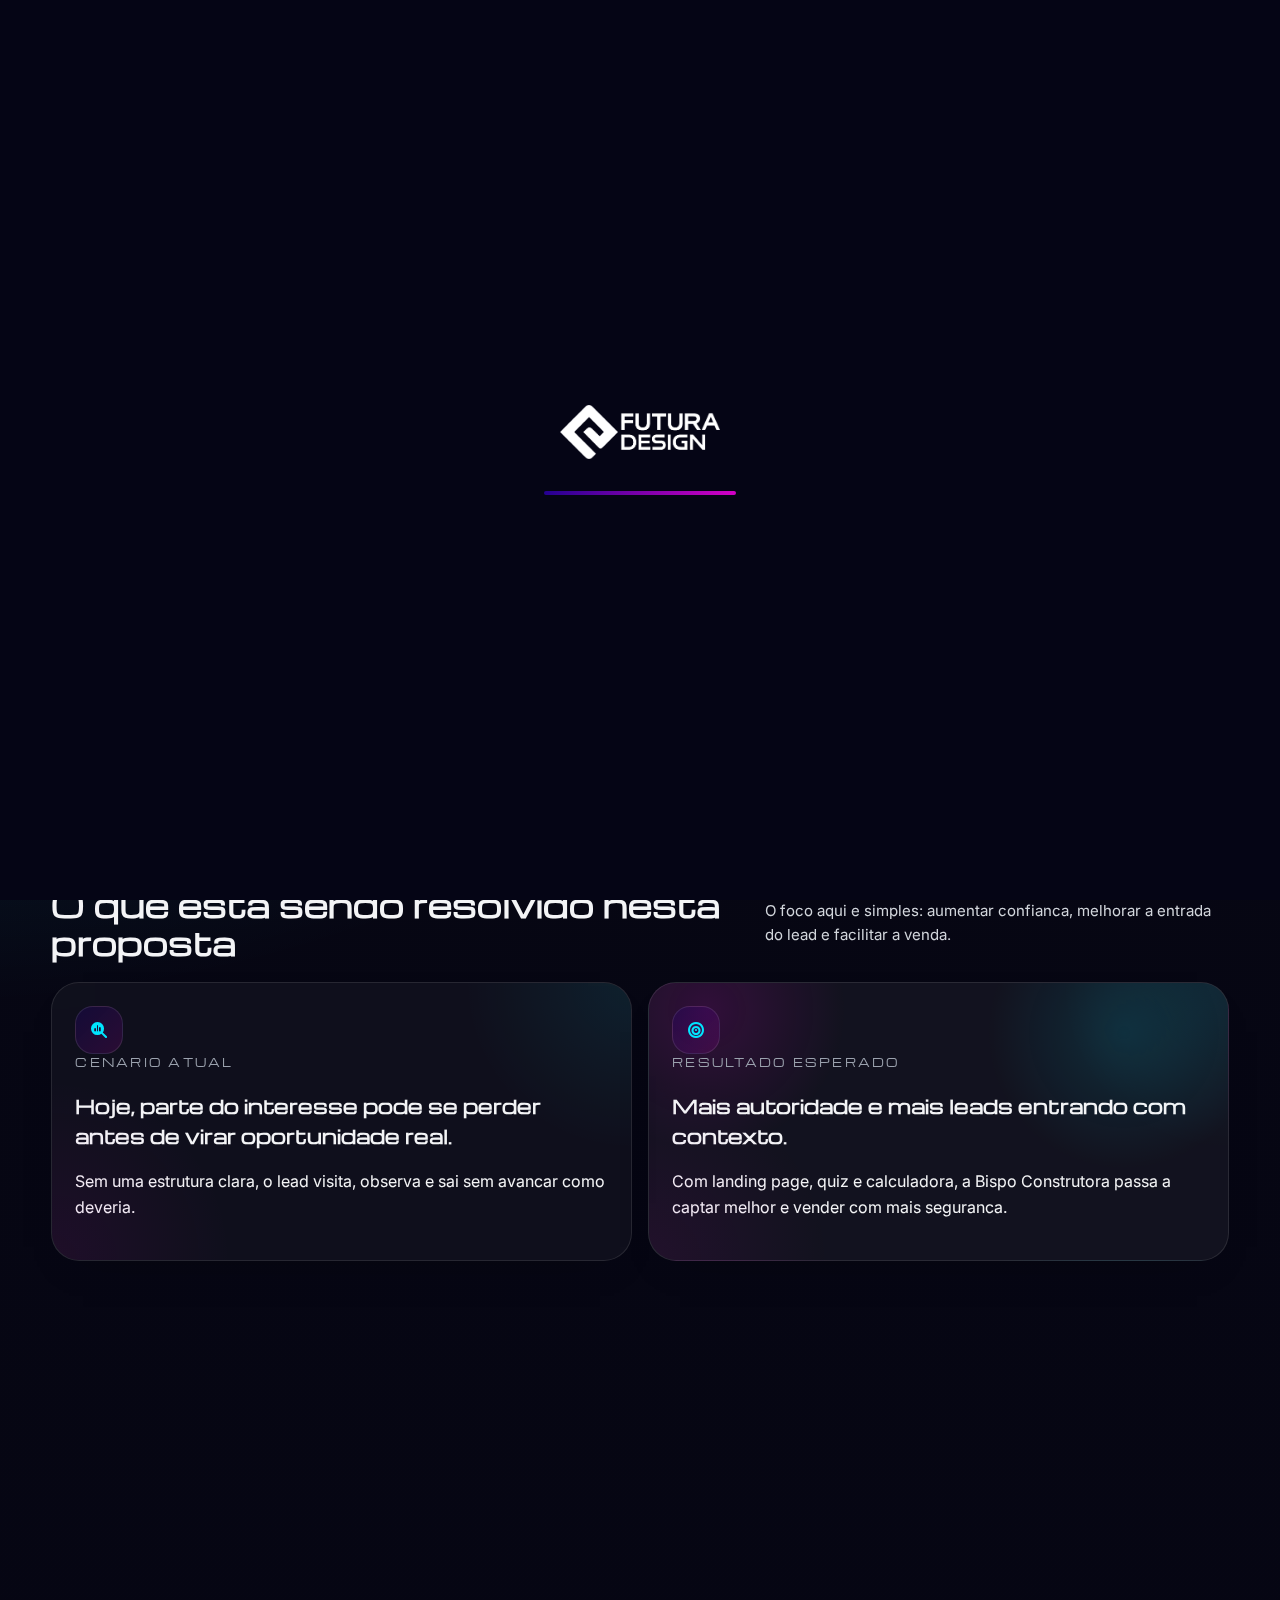
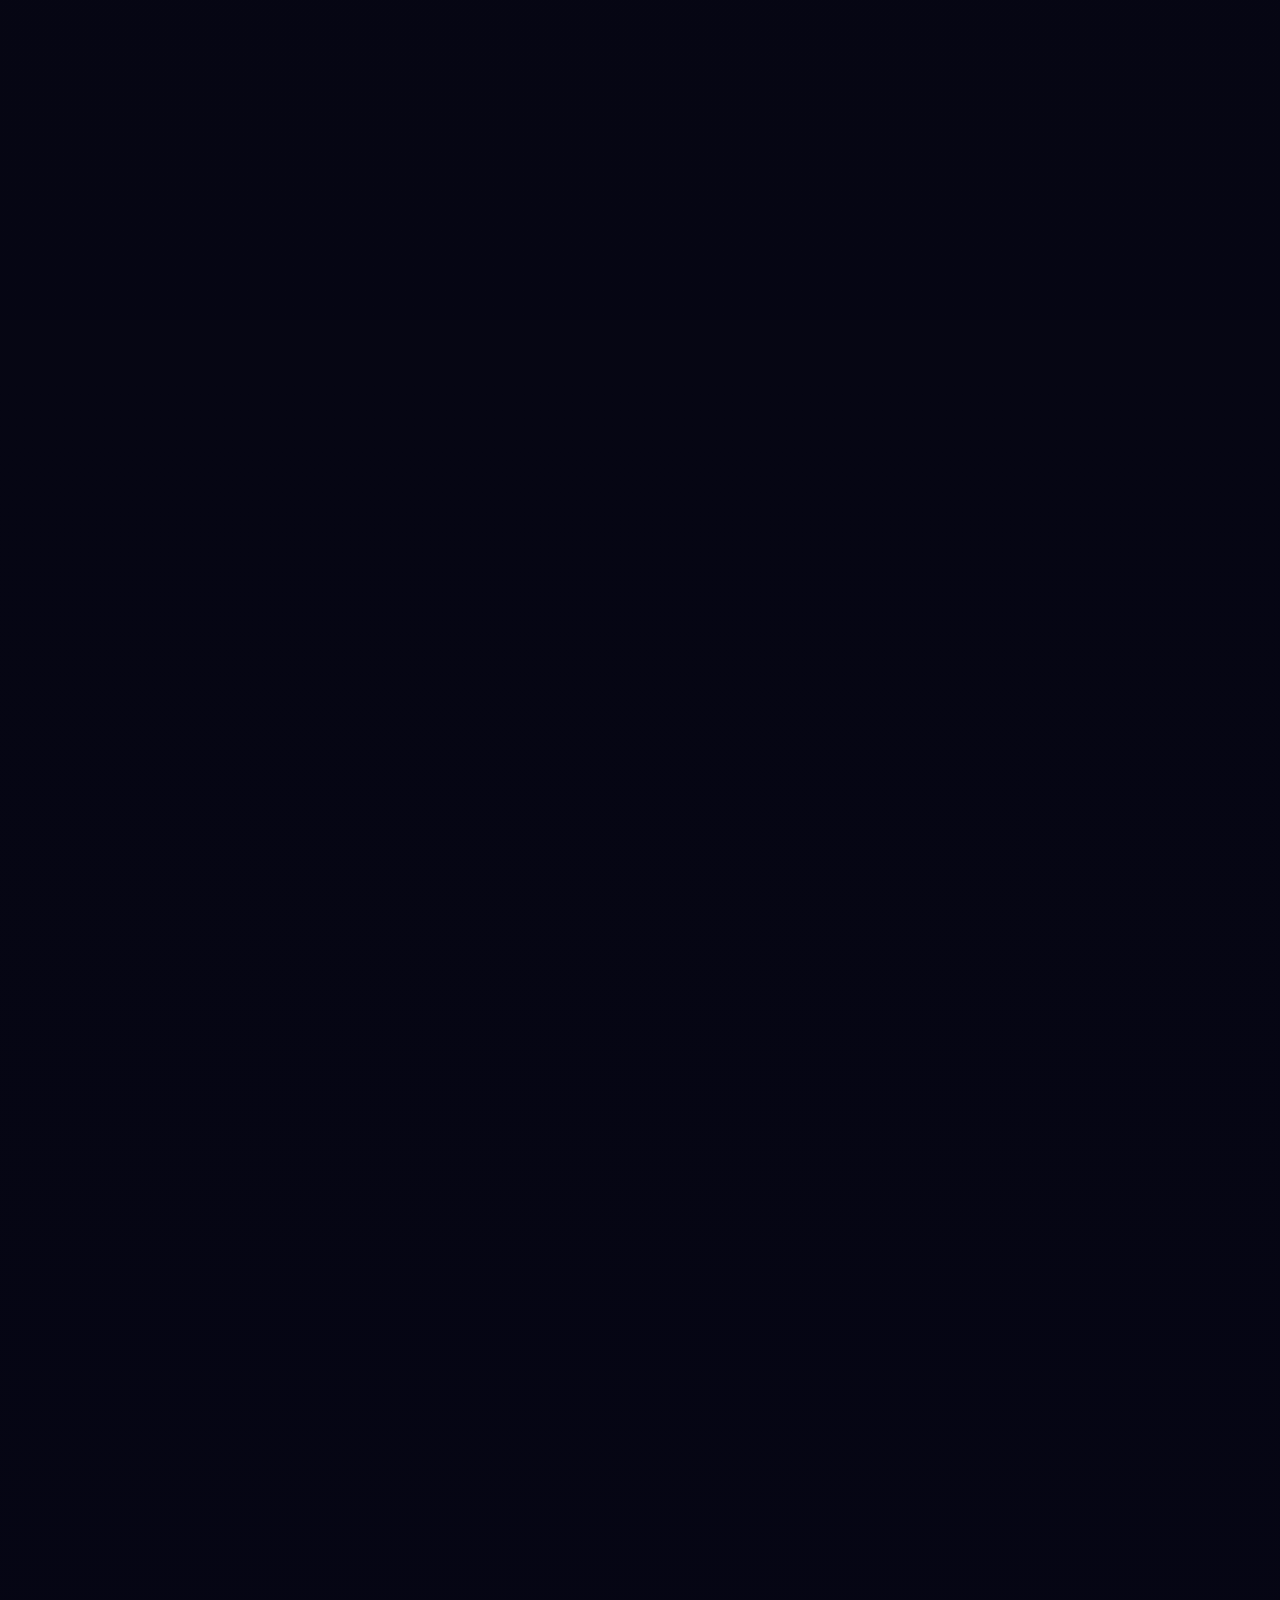
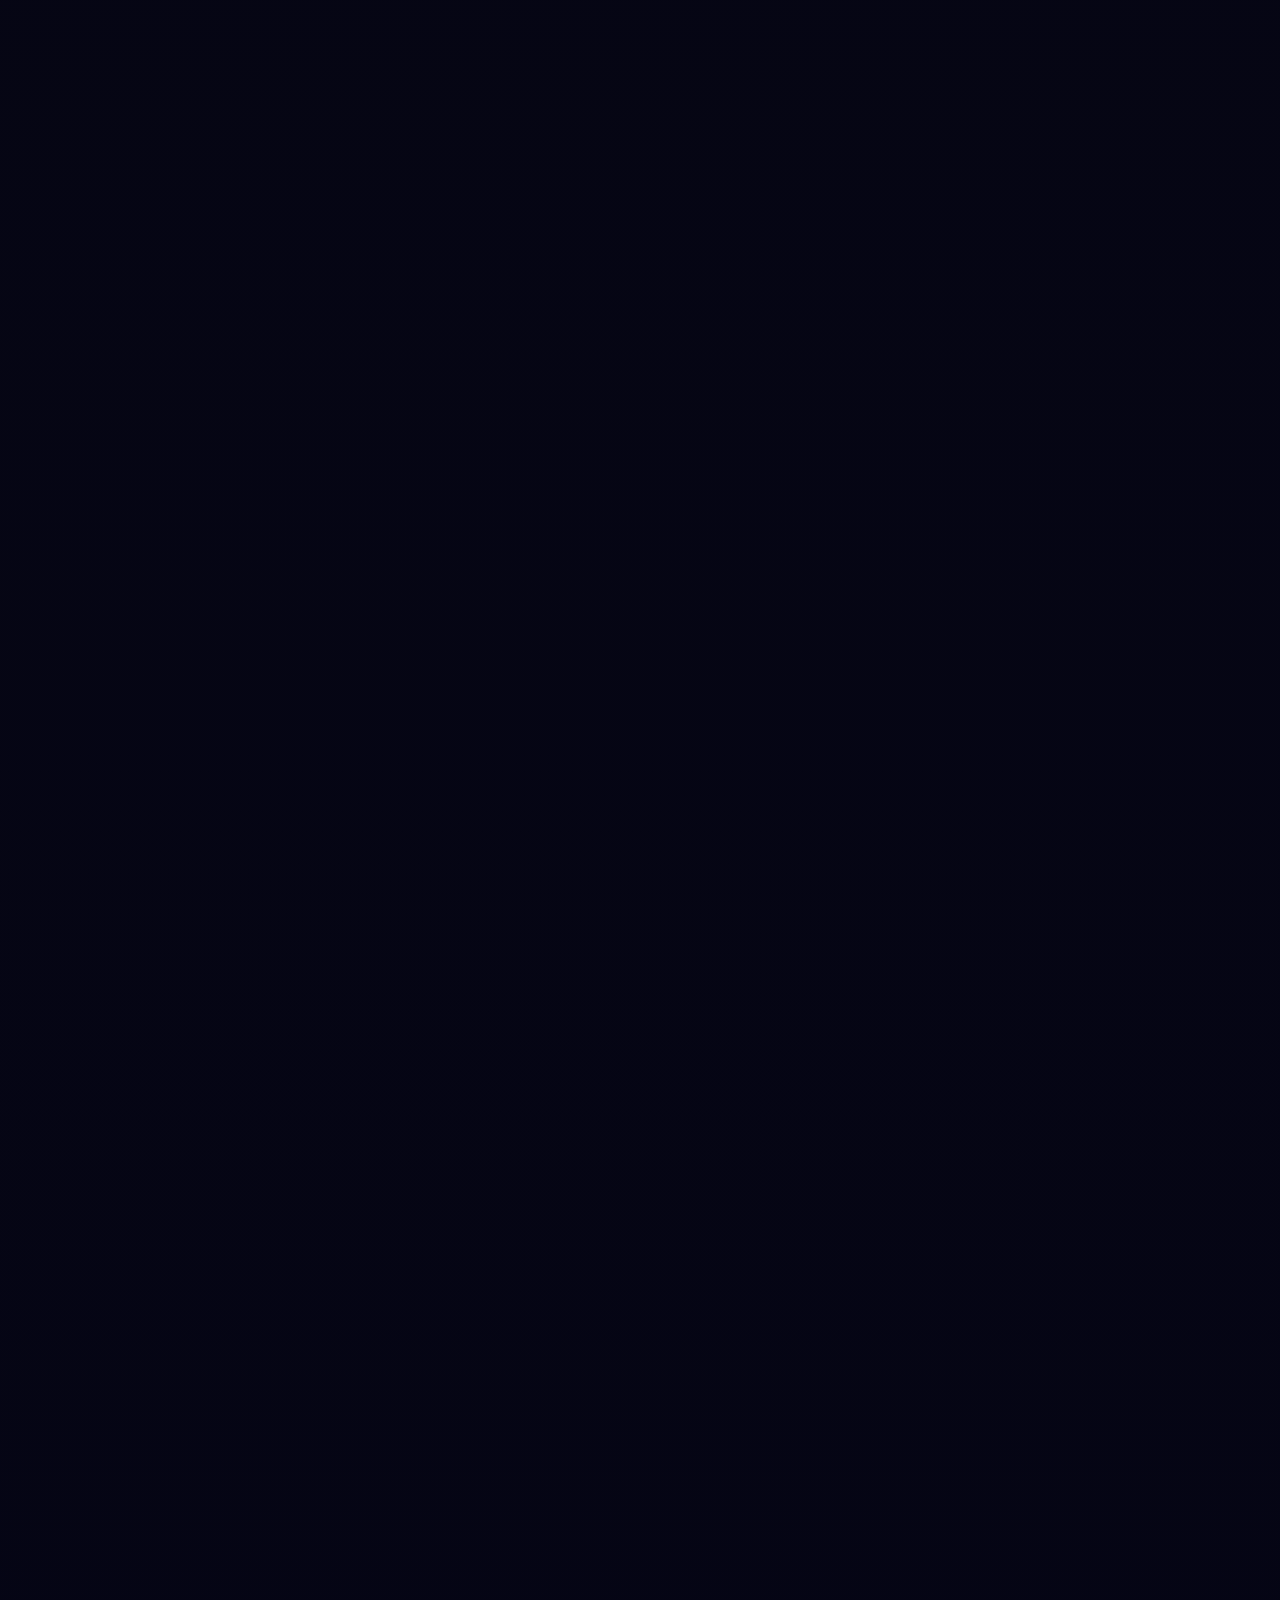
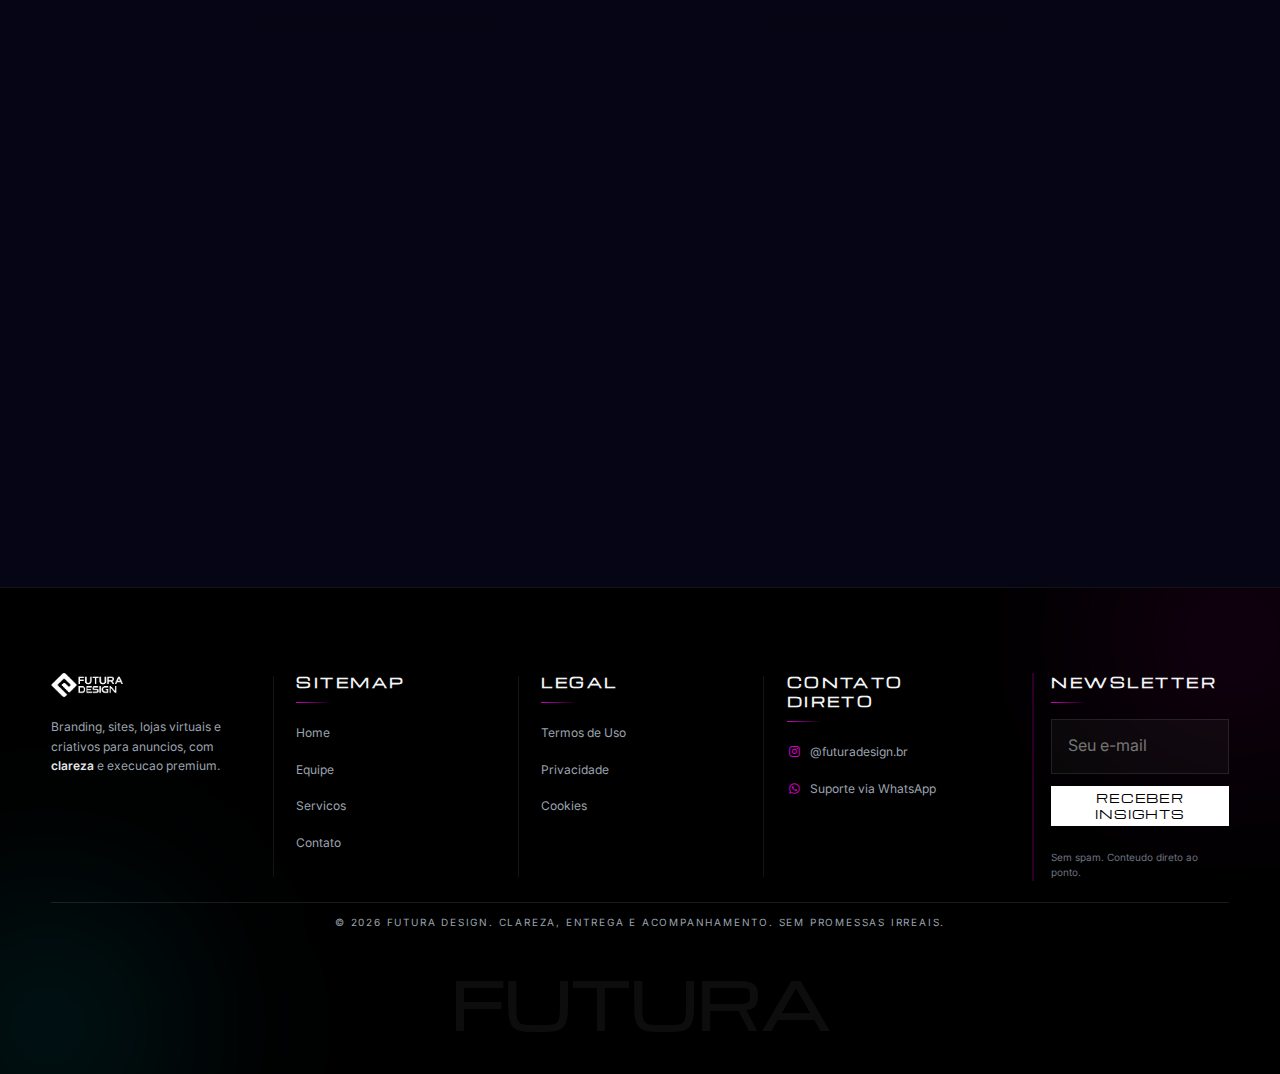
<file: orcamento/index.html>
<!DOCTYPE html>
<html lang="pt-BR" class="scroll-smooth">
<head>
  <meta charset="UTF-8" />
  <meta name="viewport" content="width=device-width, initial-scale=1.0" />
  <meta name="description" content="Proposta comercial da FUTURA DESIGN para a Bispo Construtora com estrutura de captacao, landing page, quiz/calculadora e posicionamento visual para fechamento imediato." />
  <meta name="robots" content="noindex, nofollow, noarchive, nosnippet" />
  <title>Proposta Comercial | Bispo Construtora</title>

  <script>
    document.documentElement.classList.add('js');
  </script>
  <script>
    (function () {
      try {
        const theme = localStorage.getItem('theme');
        if (theme !== 'light') {
          document.documentElement.classList.add('dark');
        } else {
          document.documentElement.classList.remove('dark');
        }
      } catch (e) {}
    })();
  </script>

  <link rel="icon" type="image/png" href="../img/favicon.png" />
  <link rel="preload" as="image" href="../img/logop.webp" fetchpriority="high" />
  <link rel="preload" as="image" href="../img/logob.webp" fetchpriority="high" />
  <link rel="preconnect" href="https://fonts.googleapis.com" />
  <link rel="preconnect" href="https://fonts.gstatic.com" crossorigin />
  <link href="https://fonts.googleapis.com/css2?family=Inter:wght@300;400;500;600;700&family=Michroma&display=swap" rel="stylesheet" />
  <link rel="stylesheet" href="https://cdnjs.cloudflare.com/ajax/libs/font-awesome/6.5.2/css/all.min.css" />
  <link rel="stylesheet" href="./css/orcamento.css" />
</head>
<body>
  <div id="loader" class="page-loader" aria-hidden="true">
    <div class="page-loader-inner">
      <img src="../img/logob.webp" alt="FUTURA Logo" fetchpriority="high" decoding="sync" class="theme-logo loader-logo" onerror="this.onerror=null;this.src='/img/logob.webp';" />
      <div class="loader-bar-track">
        <div class="loader-bar-fill animate-loader-bar"></div>
      </div>
    </div>
  </div>

  <a class="skip-link" href="#conteudo">Pular para o conteudo</a>

  <header class="site-header" id="topo">
    <div class="container header-outer">
      <div class="header-shell">
        <a class="brand" href="#topo" aria-label="Voltar ao topo da proposta">
          <img src="../img/logop.webp" alt="FUTURA DESIGN Logo" class="theme-logo brand-logo" onerror="this.onerror=null;this.src='/img/logop.webp';" />
        </a>

        <nav class="desktop-nav" aria-label="Navegacao principal">
          <a href="#visao">Visao geral</a>
          <a href="#escopo">Escopo</a>
          <a href="#investimento">Investimento</a>
          <a href="#fechamento">Fechamento</a>
        </nav>

        <button class="menu-toggle" id="menu-toggle" aria-controls="mobile-menu-overlay" aria-expanded="false" aria-label="Abrir menu">
          <span></span><span></span><span></span>
        </button>
      </div>
    </div>
  </header>

  <div class="mobile-menu-overlay" id="mobile-menu-overlay" aria-hidden="true">
    <div class="mobile-menu-head">
      <img src="../img/logop.webp" alt="FUTURA DESIGN Logo" class="theme-logo mobile-logo" onerror="this.onerror=null;this.src='/img/logop.webp';" />
      <button id="close-menu" class="close-menu" aria-label="Fechar menu">×</button>
    </div>
    <nav class="mobile-nav" aria-label="Navegacao mobile">
      <a href="#visao">Visao geral</a>
      <a href="#escopo">Escopo</a>
      <a href="#investimento">Investimento</a>
      <a href="#fechamento">Fechamento</a>
    </nav>
  </div>

  <button id="theme-toggle-btn" class="theme-toggle-btn" type="button" aria-label="Alternar tema claro ou escuro" title="Alternar tema">
    <span id="theme-toggle-sun" aria-hidden="true">
      <i class="fa-solid fa-sun"></i>
    </span>
    <span id="theme-toggle-moon" aria-hidden="true">
      <i class="fa-solid fa-moon"></i>
    </span>
  </button>

  <main id="conteudo">
    <section class="hero-section section reveal-on-scroll">
      <div class="container hero-grid">
        <div class="hero-main-content">
          <div class="hero-meta">
            <div class="meta-chip"><strong>Para:</strong> Bispo Construtora</div>
            <div class="meta-chip highlight-chip">Proposta Estratégica</div>
          </div>
          
          <h1>Uma estrutura direta para a Bispo Construtora <span class="hero-highlight-text">vender mais.</span></h1>
          <p class="lead">Posicionamento premium e funil inteligente: transformamos interesse em demanda qualificada e fechamento real.</p>

          <ul class="hero-points">
            <li>Presença digital profissional.</li>
            <li>Landing page focada em conversão.</li>
            <li>Qualificação automática de leads.</li>
          </ul>

          <div class="hero-actions">
            <a class="btn-sheen" href="#investimento"><span>Ver Investimento</span></a>
            <a class="btn-outline" href="https://api.whatsapp.com/send?phone=5511964956563&text=Ola%2C%20Futura%21%20Vi%20a%20proposta%20da%20Bispo%20Construtora%20e%20quero%20falar%20sobre%20os%20proximos%20passos." target="_blank" rel="noopener"><span>Falar Sobre A Proposta</span></a>
          </div>
        </div>

        <aside class="hero-summary-wrap" aria-label="Resumo executivo da proposta">
          <div class="premium-card hero-summary-card reveal-on-scroll">
            <div class="card-glow"></div>
            <div class="summary-card-content">
              <p class="summary-kicker">Resumo Executivo</p>
              <h2>Plano de Aceleração Estratégica</h2>
              
              <div class="hero-summary-stack">
                <div class="hero-summary-metric">
                  <div class="metric-icon"><i class="fa-solid fa-layer-group"></i></div>
                  <div class="metric-data">
                    <span class="metric-label">Escopo Principal</span>
                    <strong>4 Frentes</strong>
                  </div>
                </div>
                
                <div class="hero-summary-metric">
                  <div class="metric-icon"><i class="fa-solid fa-wallet"></i></div>
                  <div class="metric-data">
                    <span class="metric-label">Investimento Total</span>
                    <strong>R$ 4.300</strong>
                  </div>
                </div>

                <div class="hero-summary-metric accent">
                  <div class="metric-icon"><i class="fa-solid fa-bolt"></i></div>
                  <div class="metric-data">
                    <span class="metric-label">Condição Especial</span>
                    <strong>Desconto no PIX</strong>
                  </div>
                </div>
              </div>

              <div class="hero-side-note">
                <p><strong>Foco:</strong> Mais autoridade online, melhor captação e um trajeto otimizado até o fechamento com seus clientes.</p>
              </div>
            </div>
          </div>
        </aside>
      </div>
    </section>

    <section class="section reveal-on-scroll" id="visao">
      <div class="container">
        <div class="section-head split-head">
          <div>
            <p class="kicker">Direcao estrategica</p>
            <h2>O que esta sendo resolvido nesta proposta</h2>
          </div>
          <p class="section-note">O foco aqui e simples: aumentar confianca, melhorar a entrada do lead e facilitar a venda.</p>
        </div>

        <div class="grid grid-2 problem-grid">
          <article class="premium-card card-soft insight-card">
            <div class="content-icon"><i class="fa-solid fa-magnifying-glass-chart" aria-hidden="true"></i></div>
            <p class="mini-kicker">Cenario atual</p>
            <h3>Hoje, parte do interesse pode se perder antes de virar oportunidade real.</h3>
            <p>Sem uma estrutura clara, o lead visita, observa e sai sem avancar como deveria.</p>
          </article>

          <article class="premium-card card-soft insight-card accent-card">
            <div class="content-icon"><i class="fa-solid fa-bullseye" aria-hidden="true"></i></div>
            <p class="mini-kicker">Resultado esperado</p>
            <h3>Mais autoridade e mais leads entrando com contexto.</h3>
            <p>Com landing page, quiz e calculadora, a Bispo Construtora passa a captar melhor e vender com mais seguranca.</p>
          </article>
        </div>
      </div>
    </section>

    <section class="section section-contrast reveal-on-scroll" id="escopo">
      <div class="container">
        <div class="section-head split-head">
          <div>
            <p class="kicker">Escopo da entrega</p>
            <h2>O que a Bispo Construtora recebe nesta proposta</h2>
          </div>
          <p class="section-note">Escopo direto, visualmente claro e pronto para aprovar.</p>
        </div>

        <div class="service-list proposal-service-list">
          <article class="service-card proposal-card reveal-on-scroll">
            <div class="service-card-head">
              <div class="service-card-left">
                <div class="service-card-status">
                  <span class="service-badge active">Essencial</span>
                  <span class="service-badge">Presenca digital</span>
                </div>
                <div class="service-title-row">
                  <span class="content-icon small"><i class="fa-solid fa-link" aria-hidden="true"></i></span>
                  <h3>Link da bio estrategico</h3>
                </div>
              </div>
              <div class="price-block">
                <span class="price-label">Investimento</span>
                <strong>R$ 400</strong>
              </div>
            </div>
            <p>Organiza os acessos principais da marca e encurta o caminho ate o contato.</p>
            <ul class="proposal-points">
              <li>Acesso mais claro.</li>
              <li>Contato mais rapido.</li>
              <li>Visual mais profissional.</li>
            </ul>
          </article>

          <article class="service-card proposal-card reveal-on-scroll">
            <div class="service-card-head">
              <div class="service-card-left">
                <div class="service-card-status">
                  <span class="service-badge active">Conversao</span>
                  <span class="service-badge">Landing page</span>
                </div>
                <div class="service-title-row">
                  <span class="content-icon small"><i class="fa-solid fa-window-maximize" aria-hidden="true"></i></span>
                  <h3>Landing page profissional</h3>
                </div>
              </div>
              <div class="price-block">
                <span class="price-label">Investimento</span>
                <strong>R$ 900</strong>
              </div>
            </div>
            <p>Pagina pensada para apresentar melhor a oferta e aumentar a chance de contato.</p>
            <ul class="proposal-points">
              <li>Oferta mais clara.</li>
              <li>CTA mais forte.</li>
              <li>Base para captacao.</li>
            </ul>
          </article>

          <article class="service-card proposal-card featured reveal-on-scroll">
            <div class="service-card-head">
              <div class="service-card-left">
                <div class="service-card-status">
                  <span class="service-badge partner">Projeto principal</span>
                  <span class="service-badge">Funil inteligente</span>
                </div>
                <div class="service-title-row">
                  <span class="content-icon small"><i class="fa-solid fa-sliders" aria-hidden="true"></i></span>
                  <h3>Sistema de funil com quiz e calculadora</h3>
                </div>
              </div>
              <div class="price-block">
                <span class="price-label">Implementacao</span>
                <strong>R$ 2.000</strong>
              </div>
            </div>
            <p>Projeto chave na mao para captar melhor e levar ao comercial contatos com mais contexto.</p>
            <ul class="proposal-points">
              <li>Quiz para filtrar perfil.</li>
              <li>Calculadora para gerar interesse.</li>
              <li>Imagens e videos curtos.</li>
              <li>Entrada mais qualificada.</li>
            </ul>
            <div class="service-note-row">
              <span class="service-note-label">Observacao operacional</span>
              <p>Inclui manutencao recorrente para ajustes e evolucao do fluxo.</p>
            </div>
          </article>

          <article class="service-card proposal-card reveal-on-scroll">
            <div class="service-card-head">
              <div class="service-card-left">
                <div class="service-card-status">
                  <span class="service-badge active">Modulo estrategico</span>
                  <span class="service-badge">Marca e marketing</span>
                </div>
                <div class="service-title-row">
                  <span class="content-icon small"><i class="fa-solid fa-bolt" aria-hidden="true"></i></span>
                  <h3>Identidade visual, videos, criativos e consultoria de marketing</h3>
                </div>
              </div>
              <div class="price-block highlight-price">
                <span class="price-label">Investimento</span>
                <strong>R$ 1.000</strong>
              </div>
            </div>
            <p>Essa frente entra como modulo estrategico pago para elevar percepcao de valor, melhorar a captacao e dar mais consistencia ao posicionamento.</p>
            <ul class="proposal-points">
              <li>Identidade visual da operacao.</li>
              <li>8 criativos para feed.</li>
              <li>4 reels com edicao ou IA cinematografica profissional.</li>
              <li>4 criativos para campanhas.</li>
              <li>Banners e imagens do site.</li>
              <li>Tratamento de fotos e provas sociais.</li>
              <li>Edicao de videos curtos.</li>
              <li>Criativos impactantes com conteudo de valor.</li>
              <li>Estrategias e consultoria de marketing com objetivos claros.</li>
            </ul>
          </article>
        </div>
      </div>
    </section>

    <section class="section reveal-on-scroll" id="investimento">
      <div class="container">
        <div class="section-head split-head">
          <div>
            <p class="kicker">Investimento e condicoes</p>
            <h2>Fechamento comercial pensado para facilitar a aprovacao hoje</h2>
          </div>
          <p class="section-note">Aqui o cliente entende rapido o que entra, quanto custa e como pode fechar.</p>
        </div>

        <div class="budget-layout proposal-budget-layout">
          <div class="budget-main-column">
            <article class="premium-card card-soft pricing-breakdown-card">
              <div class="content-icon"><i class="fa-solid fa-wallet" aria-hidden="true"></i></div>
              <p class="mini-kicker">Investimento total</p>
              <h3>Composicao da proposta</h3>
              <div class="money-stack static-stack">
                <div class="money-row">
                  <span>Link da bio estrategico</span>
                  <strong>R$ 400</strong>
                </div>
                <div class="money-row">
                  <span>Landing page profissional</span>
                  <strong>R$ 900</strong>
                </div>
                <div class="money-row">
                  <span>Funil com quiz + calculadora</span>
                  <strong>R$ 2.000</strong>
                </div>
                <div class="money-row">
                  <span>Modulo estrategico de marca e marketing</span>
                  <strong>R$ 1.000</strong>
                </div>
                <div class="money-row total-row">
                  <span>Total da proposta</span>
                  <strong>R$ 4.300</strong>
                </div>
              </div>
              <div class="summary-note-box">
                <p class="summary-note-title">Observacao importante</p>
                <p>O modulo estrategico de R$ 1.000 inclui criativos, reels, banners, tratamento de imagens e consultoria para fortalecer a captacao.</p>
              </div>
            </article>

            <div class="grid grid-2 payment-grid">
              <article class="premium-card card-soft closing-card">
                <div class="content-icon"><i class="fa-solid fa-credit-card" aria-hidden="true"></i></div>
                <p class="mini-kicker">Pagamentos</p>
                <h3>Formas de pagamento disponiveis</h3>
                <ul class="proposal-points compact-points">
                  <li>PIX.</li>
                  <li>Cartao de credito.</li>
                  <li>Pagamento com 50% de sinal para inicio.</li>
                </ul>
              </article>

              <article class="premium-card card-soft closing-card accent-card">
                <div class="content-icon"><i class="fa-solid fa-tag" aria-hidden="true"></i></div>
                <p class="mini-kicker">Oferta de fechamento</p>
                <h3>Condicao especial para fechar conosco hoje</h3>
                <ul class="proposal-points compact-points">
                  <li>Desconto especial para pagamento adiantado a vista via PIX.</li>
                  <li>Alternativa de 50% de sinal e 50% na entrega da implementacao.</li>
                  <li>Entrada mais enxuta para iniciar sem atrasar a estrutura comercial.</li>
                </ul>
              </article>
            </div>
          </div>

          <aside class="budget-sidebar" id="fechamento">
            <div class="premium-card summary-panel proposal-summary-panel">
              <div class="summary-head">
                <div>
                  <p class="kicker">Fechamento</p>
                  <h3>Oferta pronta para fechar</h3>
                </div>
                <span class="summary-badge">Urgencia comercial</span>
              </div>

              <div class="summary-stats-grid single-column-stats">
                <div class="summary-stat-card emphasis">
                  <span class="stat-label">Total da proposta</span>
                  <strong>R$ 4.300</strong>
                </div>
                <div class="summary-stat-card">
                  <span class="stat-label">Modulo criativo</span>
                  <strong>R$ 1.000</strong>
                </div>
                <div class="summary-stat-card">
                  <span class="stat-label">Inicio do projeto</span>
                  <strong>50% de sinal</strong>
                </div>
              </div>

              <div class="summary-note-box strong-note">
                <p class="summary-note-title">Por que esta proposta faz sentido agora</p>
                <p>Porque junta estrutura, captacao e criativos em um pacote mais completo para gerar mais percepcao de valor e mais resposta comercial.</p>
              </div>

              <div class="summary-actions vertical-actions">
                <a class="btn-sheen" href="https://api.whatsapp.com/send?phone=5511964956563&text=Ola%2C%20Futura%21%20Quero%20avancar%20com%20a%20proposta%20da%20Bispo%20Construtora%20e%20alinhar%20o%20inicio%20do%20projeto." target="_blank" rel="noopener"><span>Chamar No WhatsApp</span></a>
                <a class="btn-outline cta-approve" href="#aprovacao"><span>Fechar proposta</span></a>
              </div>
            </div>
          </aside>
        </div>
      </div>
    </section>

    <section class="section reveal-on-scroll" id="aprovacao">
      <div class="container">
        <article class="premium-card cta-card proposal-approval-card">
          <p class="kicker">Proximo passo</p>
          <h2>Se fizer sentido para a Bispo Construtora, o proximo passo e fechar conosco e iniciar a estrutura.</h2>
          <p class="approval-lead">Com a aprovacao, seguimos para kickoff, alinhamento e producao da operacao comercial.</p>

          <div class="approval-grid">
            <div class="signature-box">
              <div class="content-icon small"><i class="fa-solid fa-circle-check" aria-hidden="true"></i></div>
              <p><strong>Resumo de aprovacao</strong></p>
              <p>Total da proposta: R$ 4.300.</p>
              <p>Modulo estrategico de marca e marketing: R$ 1.000.</p>
              <p>Pagamento via PIX com desconto especial ou cartao de credito.</p>
              <p>Opcao de inicio com 50% de sinal e 50% na entrega.</p>
            </div>

            <div class="signature-box accent-signature">
              <div class="content-icon small"><i class="fa-solid fa-handshake" aria-hidden="true"></i></div>
              <p><strong>Mensagem de fechamento sugerida</strong></p>
              <p>"Quero fechar essa proposta com a Futura Design e iniciar a estrutura comercial da Bispo Construtora."</p>
            </div>
          </div>
        </article>
      </div>
    </section>
  </main>

  <footer class="site-footer site-footer-home">
    <div class="footer-orb footer-orb-top"></div>
    <div class="footer-orb footer-orb-bottom"></div>
    <div class="container footer-shell">
      <div class="footer-grid footer-grid-home">
        <div class="footer-brand">
          <img src="../img/logob.webp" alt="Futura Logo" class="theme-logo brand-logo footer-logo" onerror="this.onerror=null;this.src='/img/logob.webp';" />
          <p class="footer-copy">
            Branding, sites, lojas virtuais e criativos para anuncios, com <strong>clareza</strong> e execucao premium.
          </p>
        </div>

        <div class="footer-col">
          <h4 class="footer-heading">Sitemap</h4>
          <ul class="footer-links">
            <li><a href="/#hero" class="footer-link">Home</a></li>
            <li><a href="/#quem-somos" class="footer-link">Equipe</a></li>
            <li><a href="/#servicos" class="footer-link">Servicos</a></li>
            <li><a href="/#contato" class="footer-link">Contato</a></li>
          </ul>
        </div>

        <div class="footer-col">
          <h4 class="footer-heading">Legal</h4>
          <ul class="footer-links">
            <li><a href="/termos/" class="footer-link">Termos de Uso</a></li>
            <li><a href="/privacidade/" class="footer-link">Privacidade</a></li>
            <li><a href="/cookies/" class="footer-link">Cookies</a></li>
          </ul>
        </div>

        <div class="footer-col">
          <h4 class="footer-heading">Contato Direto</h4>
          <ul class="footer-links">
            <li>
              <a href="https://instagram.com/futuradesign.br" target="_blank" rel="noopener" class="footer-contact-link">
                <i class="fab fa-instagram" aria-hidden="true"></i>
                <span>@futuradesign.br</span>
              </a>
            </li>
            <li>
              <a href="https://wa.me/11964956563" target="_blank" rel="noopener" class="footer-contact-link">
                <i class="fab fa-whatsapp" aria-hidden="true"></i>
                <span>Suporte via WhatsApp</span>
              </a>
            </li>
          </ul>
        </div>

        <div class="footer-col footer-newsletter">
          <h4 class="footer-heading">Newsletter</h4>
          <form id="newsletter-form" class="footer-news-form" data-endpoint="https://script.google.com/macros/s/AKfycbyBsKmthWCcUR9qR2P_40WSAGjtDv2i2-h7tPewFZeP1F-EVsCgUSUtHlhLY5s-qGgW/exec" novalidate>
            <input id="newsletter-email" name="email" type="email" placeholder="Seu e-mail" autocomplete="email" inputmode="email" required class="footer-input" aria-label="Seu e-mail" />
            <button type="submit" class="footer-news-btn">Receber insights</button>
            <p id="newsletter-status" class="footer-note footer-status" aria-live="polite"></p>
            <p class="footer-note">Sem spam. Conteudo direto ao ponto.</p>
          </form>
        </div>
      </div>

      <div class="footer-bottom footer-bottom-home">
        <p>© <span id="year"></span> FUTURA DESIGN. Clareza, entrega e acompanhamento. Sem promessas irreais.</p>
        <h2>FUTURA</h2>
      </div>
    </div>
  </footer>

  <script src="./js/orcamento.js"></script>
</body>
</html>
</file>
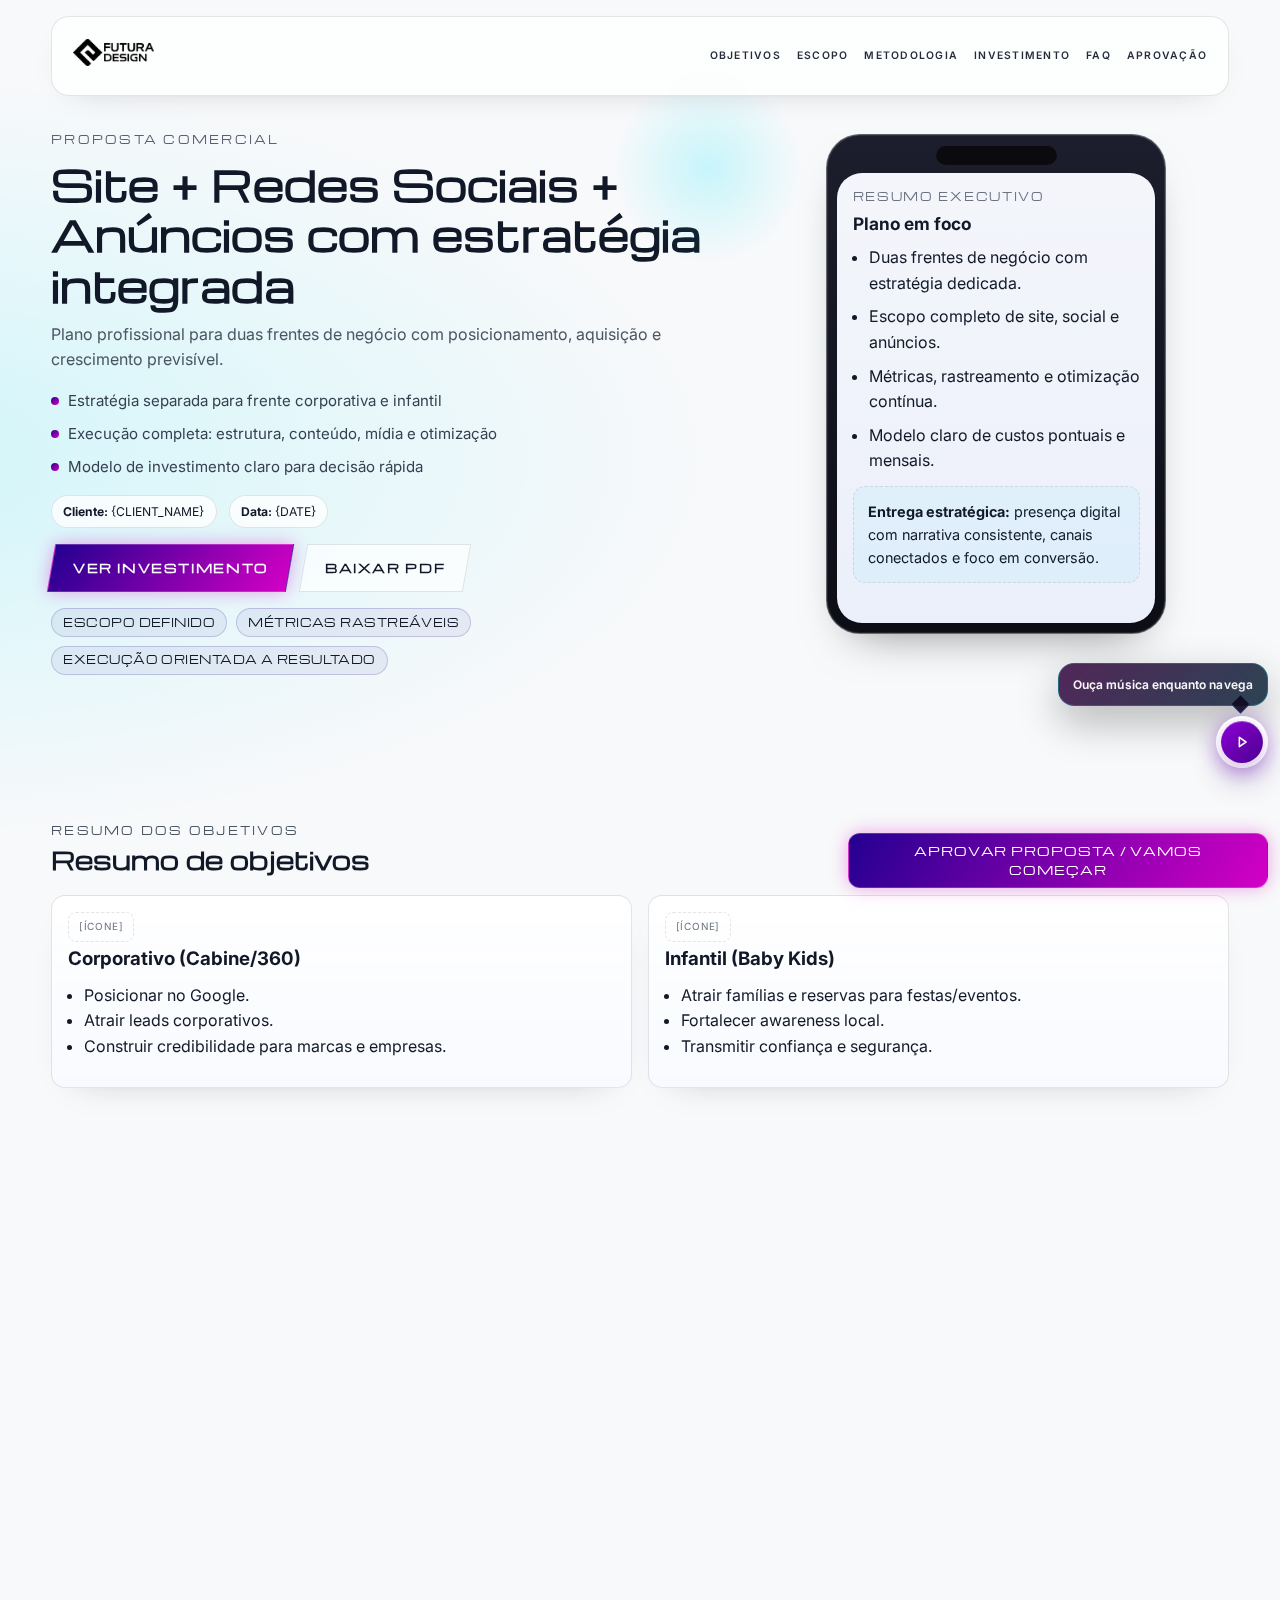
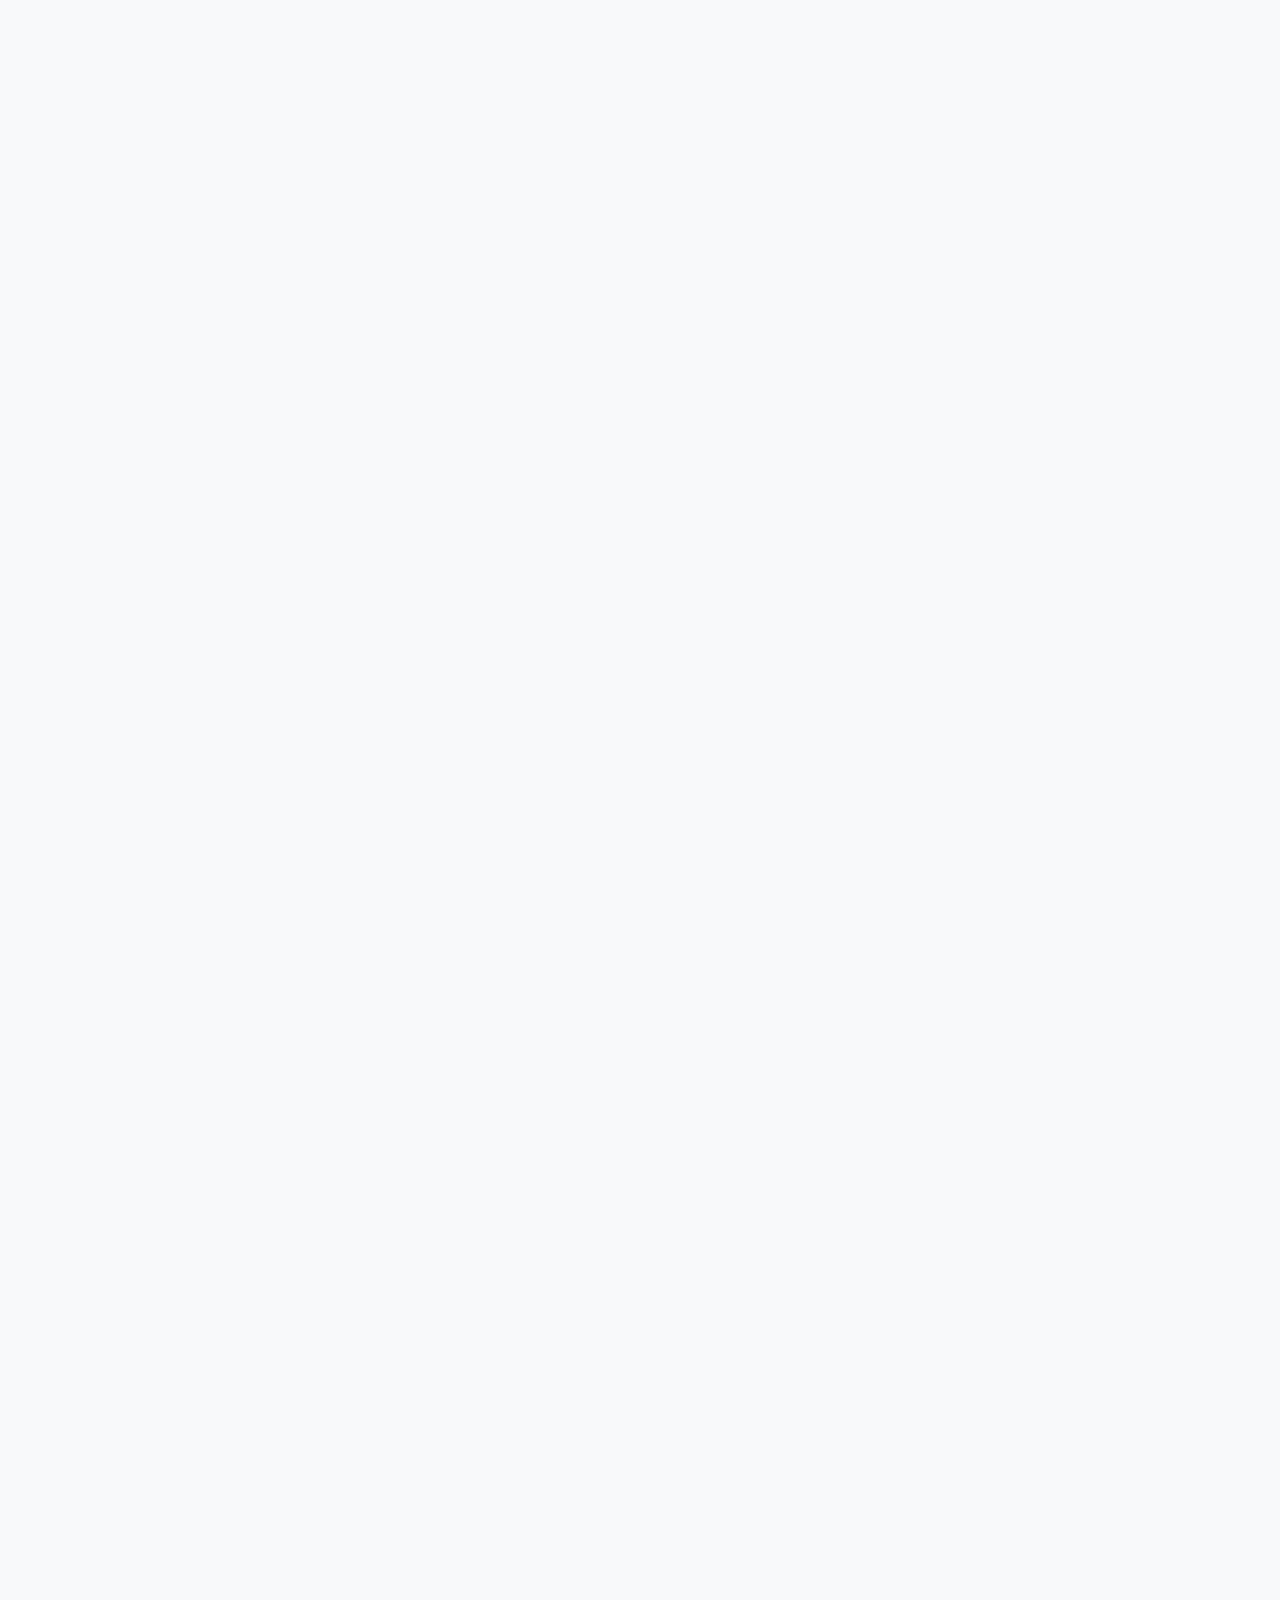
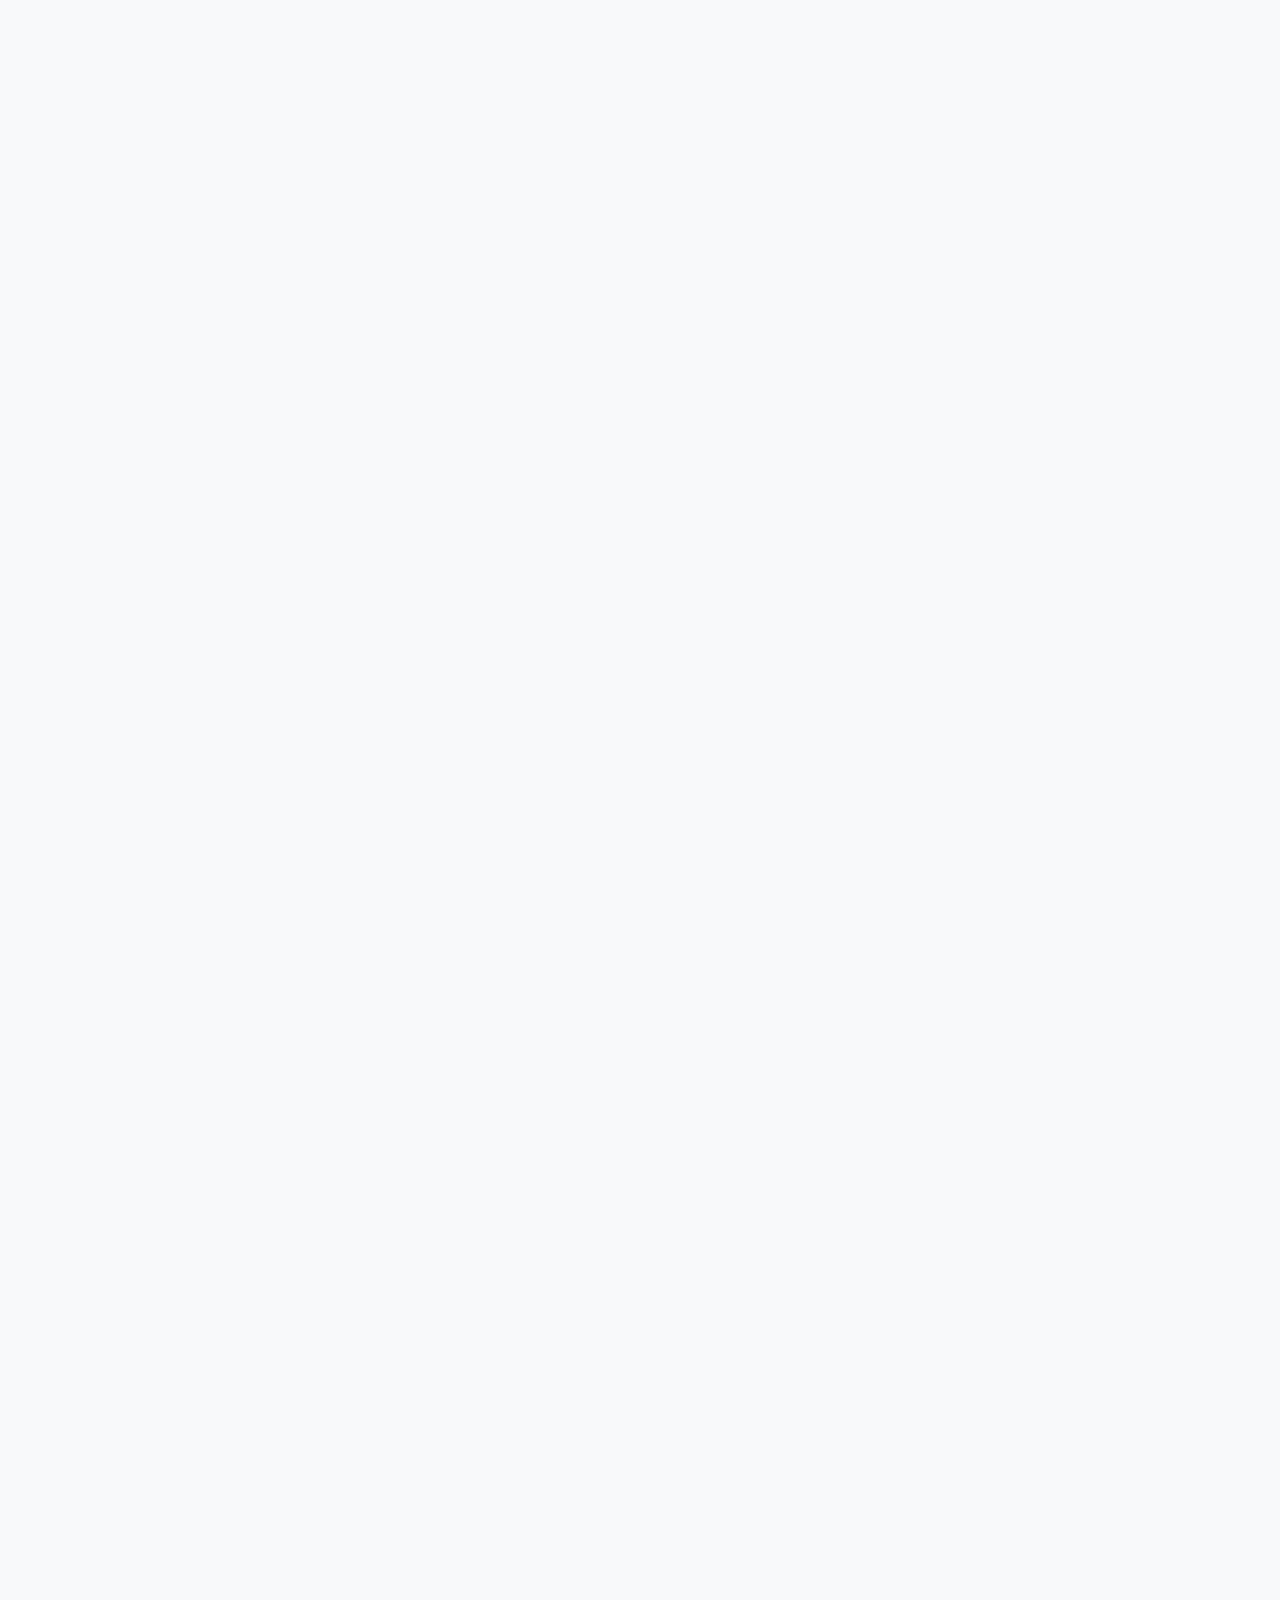
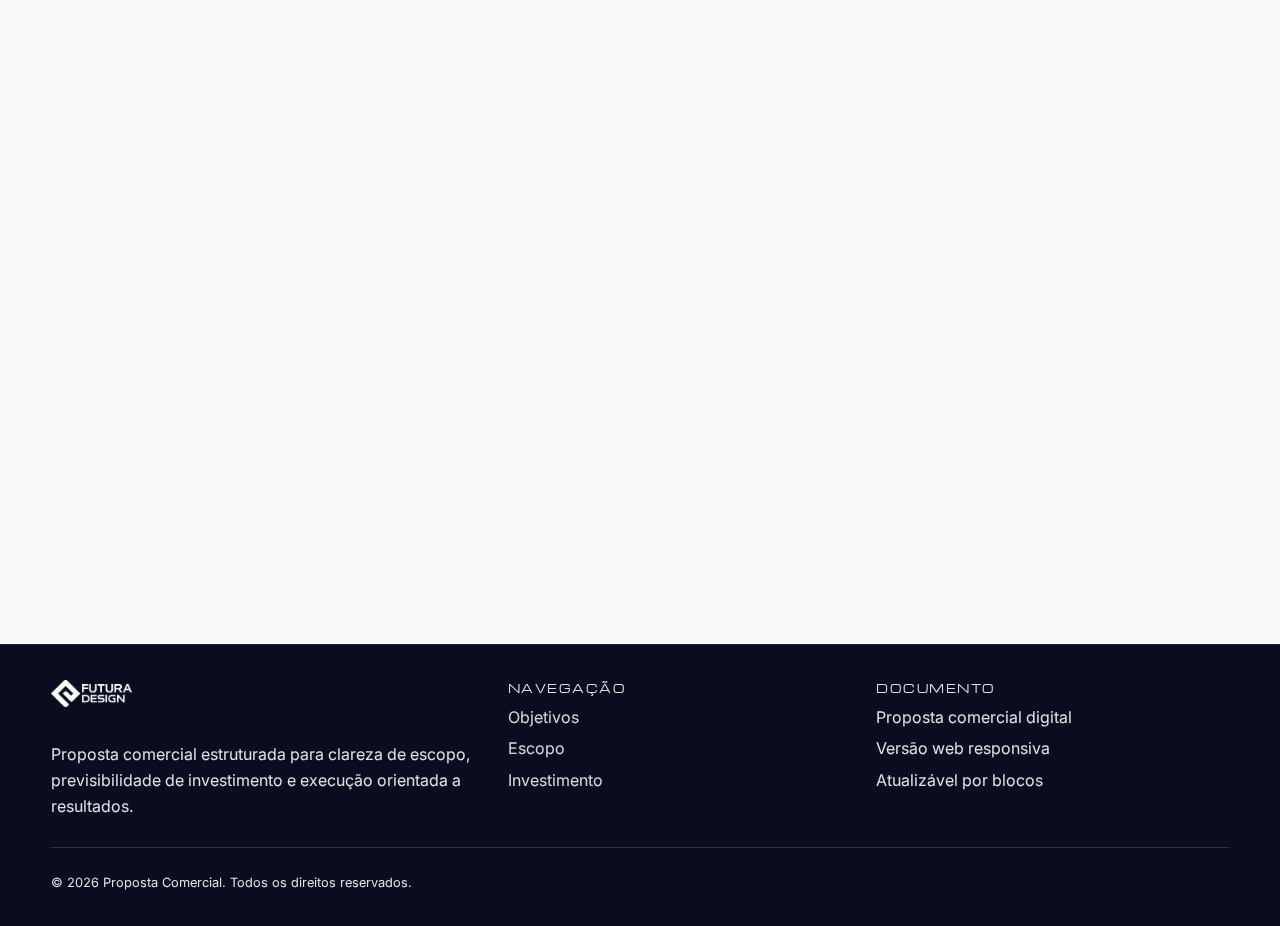
<file: proposal/index.html>
<!DOCTYPE html>
<html lang="pt-BR" class="scroll-smooth">
<head>
  <meta charset="UTF-8" />
  <meta name="viewport" content="width=device-width, initial-scale=1.0" />
  <meta name="description" content="Proposta Comercial - Site + Redes Sociais + Anúncios para frente corporativa e infantil." />
  <title>Proposta Comercial - Site + Redes Sociais + Anúncios</title>

  <script>
    document.documentElement.classList.add('js');
  </script>
  <script>
    (function () {
      try {
        const theme = localStorage.getItem('theme');
        const prefersDark = window.matchMedia && window.matchMedia('(prefers-color-scheme: dark)').matches;
        if (theme === 'dark' || (!theme && prefersDark)) {
          document.documentElement.classList.add('dark');
        } else {
          document.documentElement.classList.remove('dark');
        }
      } catch (e) {}
    })();
  </script>

  <link rel="icon" type="image/png" href="../img/favicon.png" />
  <link rel="preload" as="image" href="../img/logop.webp" fetchpriority="high" />
  <link rel="preload" as="image" href="../img/logob.webp" fetchpriority="high" />
  <link rel="preconnect" href="https://fonts.googleapis.com" />
  <link rel="preconnect" href="https://fonts.gstatic.com" crossorigin />
  <link href="https://fonts.googleapis.com/css2?family=Inter:wght@300;400;500;600;700&family=Michroma&display=swap" rel="stylesheet" />
  <link rel="stylesheet" href="./css/proposal.css" />
  <link rel="stylesheet" href="../assets/css/futura-audio-player.css" />
</head>
<body>
  <a class="skip-link" href="#conteudo">Pular para o conteúdo</a>

  <header class="site-header" id="topo">
    <div class="container header-outer">
      <div class="header-shell">
        <a class="brand" href="#topo" aria-label="Voltar ao topo da proposta">
          <img src="../img/logop.webp" alt="FUTURA DESIGN Logo" class="theme-logo brand-logo" onerror="this.onerror=null;this.src='/img/logop.webp';" />
        </a>

        <nav class="desktop-nav" aria-label="Navegação principal">
          <a href="#objetivos">Objetivos</a>
          <a href="#escopo">Escopo</a>
          <a href="#metodologia">Metodologia</a>
          <a href="#investimento">Investimento</a>
          <a href="#faq">FAQ</a>
          <a href="#aprovacao">Aprovação</a>
        </nav>

        <button class="menu-toggle" id="menu-toggle" aria-controls="mobile-menu-overlay" aria-expanded="false" aria-label="Abrir menu">
          <span></span><span></span><span></span>
        </button>
      </div>
    </div>
  </header>

  <div class="mobile-menu-overlay" id="mobile-menu-overlay" aria-hidden="true">
    <div class="mobile-menu-head">
      <img src="../img/logop.webp" alt="FUTURA DESIGN Logo" class="theme-logo mobile-logo" onerror="this.onerror=null;this.src='/img/logop.webp';" />
      <button id="close-menu" class="close-menu" aria-label="Fechar menu">×</button>
    </div>
    <nav class="mobile-nav" aria-label="Navegação mobile">
      <a href="#objetivos">Objetivos</a>
      <a href="#escopo">Escopo</a>
      <a href="#metodologia">Metodologia</a>
      <a href="#investimento">Investimento</a>
      <a href="#faq">FAQ</a>
      <a href="#aprovacao">Aprovação</a>
    </nav>
  </div>

  <main id="conteudo">
    <section class="hero-section section reveal-on-scroll">
      <div class="container hero-grid">
        <div class="hero-main-content">
          <p class="kicker">Proposta comercial</p>
          <h1>Site + Redes Sociais + Anúncios com estratégia integrada</h1>
          <p class="lead">Plano profissional para duas frentes de negócio com posicionamento, aquisição e crescimento previsível.</p>

          <ul class="hero-points">
            <li>Estratégia separada para frente corporativa e infantil</li>
            <li>Execução completa: estrutura, conteúdo, mídia e otimização</li>
            <li>Modelo de investimento claro para decisão rápida</li>
          </ul>

          <div class="hero-meta">
            <div class="meta-chip"><strong>Cliente:</strong> {CLIENT_NAME}</div>
            <div class="meta-chip"><strong>Data:</strong> {DATE}</div>
          </div>

          <div class="hero-actions">
            <a class="btn-sheen" href="#investimento"><span>Ver investimento</span></a>
            <button id="download-pdf-btn" class="btn-outline" type="button"><span>Baixar PDF</span></button>
          </div>

          <div class="hero-trust-row">
            <span class="trust-chip">Escopo definido</span>
            <span class="trust-chip">Métricas rastreáveis</span>
            <span class="trust-chip">Execução orientada a resultado</span>
          </div>
        </div>

        <aside class="hero-phone-wrap" aria-label="Resumo executivo em destaque">
          <div class="hero-phone">
            <div class="hero-phone-notch" aria-hidden="true"></div>
            <div class="hero-phone-screen">
              <p class="hero-phone-kicker">Resumo executivo</p>
              <h2>Plano em foco</h2>
              <ul>
                <li>Duas frentes de negócio com estratégia dedicada.</li>
                <li>Escopo completo de site, social e anúncios.</li>
                <li>Métricas, rastreamento e otimização contínua.</li>
                <li>Modelo claro de custos pontuais e mensais.</li>
              </ul>

              <div class="hero-side-note">
                <p><strong>Entrega estratégica:</strong> presença digital com narrativa consistente, canais conectados e foco em conversão.</p>
              </div>
            </div>
          </div>
        </aside>
      </div>
    </section>

    <section class="section reveal-on-scroll" id="objetivos">
      <div class="container">
        <div class="section-head">
          <p class="kicker">Resumo dos objetivos</p>
          <h2>Resumo de objetivos</h2>
        </div>

        <div class="grid grid-2">
          <article class="premium-card card-soft">
            <span class="icon-placeholder" aria-hidden="true">[ÍCONE]</span>
            <h3>Corporativo (Cabine/360)</h3>
            <ul>
              <li>Posicionar no Google.</li>
              <li>Atrair leads corporativos.</li>
              <li>Construir credibilidade para marcas e empresas.</li>
            </ul>
          </article>

          <article class="premium-card card-soft">
            <span class="icon-placeholder" aria-hidden="true">[ÍCONE]</span>
            <h3>Infantil (Baby Kids)</h3>
            <ul>
              <li>Atrair famílias e reservas para festas/eventos.</li>
              <li>Fortalecer awareness local.</li>
              <li>Transmitir confiança e segurança.</li>
            </ul>
          </article>
        </div>
      </div>
    </section>

    <section class="section reveal-on-scroll" id="escopo">
      <div class="container">
        <div class="section-head">
          <p class="kicker">Escopo e entregáveis</p>
          <h2>Escopo e entregáveis por negócio</h2>
        </div>

        <article class="premium-card card-soft business-block">
          <h3>1) Negócio 1 - Corporativo: Cabine de Fotos & Câmera 360</h3>
          <p><strong>Opção de site:</strong> Landing page OU Institucional (cliente escolhe).</p>

          <div class="grid grid-2">
            <div>
              <h4>Páginas/seções recomendadas</h4>
              <ul>
                <li>Início</li>
                <li>Serviços</li>
                <li>Pacotes corporativos</li>
                <li>Galeria/Portfólio</li>
                <li>Cases</li>
                <li>Depoimentos</li>
                <li>FAQ</li>
                <li>Contato/Orçamento</li>
              </ul>
            </div>
            <div>
              <h4>Tracking + SEO + mídia</h4>
              <ul>
                <li>GA4 + eventos de conversão + rastreio de clique no WhatsApp</li>
                <li>SEO básico incluído (títulos, meta, performance, estrutura)</li>
                <li>Estratégia de anúncios: principalmente Google Ads, opcionalmente LinkedIn</li>
                <li>Social: conteúdo de posicionamento corporativo (cases, bastidores, provas, estrutura)</li>
              </ul>
            </div>
          </div>
        </article>

        <article class="premium-card card-soft business-block">
          <h3>2) Negócio 2 - Infantil: Espaço Baby Kids Montessori</h3>
          <p><strong>Opção de site:</strong> Landing page OU Institucional (cliente escolhe).</p>

          <div class="grid grid-2">
            <div>
              <h4>Páginas/seções recomendadas</h4>
              <ul>
                <li>Início</li>
                <li>Atividades/Serviços</li>
                <li>Pacotes</li>
                <li>Galeria</li>
                <li>Depoimentos (pais)</li>
                <li>Segurança/Estrutura</li>
                <li>FAQ</li>
                <li>Contato/Reserva</li>
              </ul>
            </div>
            <div>
              <h4>Tracking + SEO + mídia</h4>
              <ul>
                <li>Clique no WhatsApp, formulários, GA4</li>
                <li>SEO básico incluído (fundamentos de SEO local)</li>
                <li>Estratégia de anúncios: principalmente Meta Ads (Instagram/Facebook), opcionalmente Google local</li>
                <li>Social: conteúdo familiar, rotina, eventos, depoimentos e agenda</li>
              </ul>
            </div>
          </div>
        </article>
      </div>
    </section>

    <section class="section reveal-on-scroll" id="metodologia">
      <div class="container">
        <div class="section-head">
          <p class="kicker">Metodologia de trabalho</p>
          <h2>Metodologia de trabalho</h2>
        </div>

        <ol class="timeline-steps">
          <li class="premium-card card-soft"><strong>1.</strong> Kickoff e briefing (objetivos, público, oferta, região)</li>
          <li class="premium-card card-soft"><strong>2.</strong> Estrutura e copy (seções do site + CTA)</li>
          <li class="premium-card card-soft"><strong>3.</strong> Layout de design (alinhado à marca)</li>
          <li class="premium-card card-soft"><strong>4.</strong> Desenvolvimento + responsividade</li>
          <li class="premium-card card-soft"><strong>5.</strong> SEO básico + performance</li>
          <li class="premium-card card-soft"><strong>6.</strong> Rastreamento e analytics</li>
          <li class="premium-card card-soft"><strong>7.</strong> Lançamento</li>
          <li class="premium-card card-soft"><strong>8.</strong> Configuração de anúncios (estrutura, palavras-chave/públicos, criativos, conversões)</li>
          <li class="premium-card card-soft"><strong>9.</strong> Ciclo de otimização (ajustes semanais)</li>
          <li class="premium-card card-soft"><strong>10.</strong> Relatório mensal</li>
        </ol>
      </div>
    </section>

    <section class="section section-contrast reveal-on-scroll" id="investimento">
      <div class="container">
        <div class="section-head">
          <p class="kicker">Investimento</p>
          <h2>Precificação clara e calculadora de investimento</h2>
        </div>

        <div class="grid grid-2">
          <article class="premium-card card-soft">
            <h3>Custos únicos de implementação (sites)</h3>
            <p>Escolha o tipo de site para cada negócio:</p>

            <div class="pricing-selector">
              <h4>Negócio 1 - Corporativo</h4>
              <label><input type="radio" name="site-corporate" value="900" checked /> Landing (R$ 900)</label>
              <label><input type="radio" name="site-corporate" value="2000" /> Institutional (R$ 2.000)</label>
            </div>

            <div class="pricing-selector">
              <h4>Negócio 2 - Infantil</h4>
              <label><input type="radio" name="site-kids" value="900" checked /> Landing (R$ 900)</label>
              <label><input type="radio" name="site-kids" value="2000" /> Institutional (R$ 2.000)</label>
            </div>
          </article>

          <article class="premium-card card-soft">
            <h3>Custos mensais de gestão</h3>
            <p>Taxa de gestão de anúncios por plataforma: <strong>R$ 700/mês</strong> cada.</p>

            <div class="pricing-selector">
              <h4>Plataformas de anúncios</h4>
              <label><input type="checkbox" class="ads-platform" value="700" /> Google Ads</label>
              <label><input type="checkbox" class="ads-platform" value="700" /> Meta Ads</label>
              <label><input type="checkbox" class="ads-platform" value="700" /> TikTok Ads</label>
              <label><input type="checkbox" class="ads-platform" value="700" /> LinkedIn Ads</label>
            </div>

            <div class="pricing-selector">
              <h4>Redes sociais (mensal)</h4>
              <p>Baseado na tabela de criativos: <a href="[LINK_PLACEHOLDER]" target="_blank" rel="noopener">[LINK_PLACEHOLDER]</a></p>
              <p>Detalhes do serviço: <a href="[SOCIAL_MEDIA_LINK_PLACEHOLDER]" target="_blank" rel="noopener">[SOCIAL_MEDIA_LINK_PLACEHOLDER]</a></p>
            </div>
          </article>
        </div>

        <article class="premium-card cta-card summary-card" aria-live="polite">
          <h3>Resumo de investimento</h3>
          <p id="summary-onetime">Investimento - Único: R$ 0</p>
          <p id="summary-monthly">Gestão mensal: R$ 0 + Redes sociais (conforme tabela de criativos)</p>
          <p class="note"><strong>Observação:</strong> investimento em mídia é pago separadamente pelo cliente, direto nas plataformas.</p>
        </article>
      </div>
    </section>

    <section class="section reveal-on-scroll" id="prazos">
      <div class="container">
        <div class="section-head">
          <p class="kicker">Cronograma e prazos</p>
          <h2>Prazos</h2>
        </div>

        <div class="grid grid-2">
          <article class="premium-card card-soft">
            <ul>
              <li>Landing: 7-10 dias úteis</li>
              <li>Institucional: 15-20 dias úteis</li>
              <li>Configuração de anúncios: 3-5 dias úteis após site/rastreamento prontos</li>
              <li>Otimização: contínua e mensal</li>
            </ul>
          </article>

          <article class="premium-card card-soft">
            <h3>O que precisamos do cliente</h3>
            <ul>
              <li>Logo/ativos</li>
              <li>Fotos/vídeos</li>
              <li>Lista de serviços</li>
              <li>Preços/pacotes</li>
              <li>Região de atuação</li>
              <li>Acesso às contas de anúncios</li>
              <li>Número de WhatsApp</li>
              <li>Perfil do Google Business (se houver)</li>
            </ul>
          </article>
        </div>
      </div>
    </section>

    <section class="section reveal-on-scroll" id="faq">
      <div class="container">
        <div class="section-head">
          <p class="kicker">Perguntas frequentes</p>
          <h2>Perguntas frequentes</h2>
        </div>

        <div class="faq-list" id="faq-list">
          <details class="premium-card card-soft" open>
            <summary>O que está incluído no SEO?</summary>
            <p>Inclui SEO básico on-page: títulos, meta descrições, estrutura semântica e performance inicial.</p>
          </details>

          <details class="premium-card card-soft">
            <summary>A taxa inclui verba de anúncios?</summary>
            <p>Não. O cliente paga o ad budget separadamente direto nas plataformas.</p>
          </details>

          <details class="premium-card card-soft">
            <summary>Podemos começar por apenas um negócio primeiro?</summary>
            <p>Sim. É possível iniciar por uma frente e expandir para a segunda na sequência.</p>
          </details>

          <details class="premium-card card-soft">
            <summary>Como funcionam os relatórios?</summary>
            <p>Relatório mensal com visão de performance, aprendizados e plano de otimização.</p>
          </details>

          <details class="premium-card card-soft">
            <summary>Condições de contrato e pagamento</summary>
            <p>Contrato: {CONTRACT_TERMS_PLACEHOLDER}</p>
            <p>Pagamento: {PAYMENT_TERMS_PLACEHOLDER}</p>
          </details>
        </div>
      </div>
    </section>

    <section class="section reveal-on-scroll" id="aprovacao">
      <div class="container">
        <article class="premium-card cta-card">
          <p class="kicker">Próximo passo</p>
          <h2>Aprovar proposta e iniciar</h2>
          <p>“Olá! Quero aprovar a proposta (Site + Redes + Anúncios) e iniciar o projeto.”</p>

          <div class="signature-box">
            <p><strong>{AGENCY_NAME}</strong></p>
            <p>Site: <a href="{WEBSITE_LINK}" target="_blank" rel="noopener">{WEBSITE_LINK}</a></p>
            <p>WhatsApp: <a href="{WHATSAPP_LINK}" target="_blank" rel="noopener">{WHATSAPP_LINK}</a></p>
          </div>
        </article>
      </div>
    </section>
  </main>

  <footer class="site-footer">
    <div class="container footer-grid">
      <div>
        <img src="../img/logop.webp" alt="FUTURA DESIGN Logo" class="theme-logo brand-logo footer-logo" onerror="this.onerror=null;this.src='/img/logop.webp';" />
        <p>Proposta comercial estruturada para clareza de escopo, previsibilidade de investimento e execução orientada a resultados.</p>
      </div>
      <div>
        <p class="footer-title">Navegação</p>
        <ul>
          <li><a href="#objetivos">Objetivos</a></li>
          <li><a href="#escopo">Escopo</a></li>
          <li><a href="#investimento">Investimento</a></li>
        </ul>
      </div>
      <div>
        <p class="footer-title">Documento</p>
        <ul>
          <li>Proposta comercial digital</li>
          <li>Versão web responsiva</li>
          <li>Atualizável por blocos</li>
        </ul>
      </div>
    </div>
    <div class="container footer-bottom">
      <p>© <span id="year"></span> Proposta Comercial. Todos os direitos reservados.</p>
    </div>
  </footer>

  <a id="sticky-accept-cta" class="sticky-accept-cta" href="{WHATSAPP_LINK}?text=Ol%C3%A1!%20Quero%20aprovar%20a%20proposta%20(Site%20%2B%20Redes%20%2B%20An%C3%BAncios)%20e%20iniciar%20o%20projeto." target="_blank" rel="noopener">
    Aprovar proposta / Vamos começar
  </a>

  <script src="./js/proposal.js"></script>
  <script src="../assets/js/futura-audio-player.js"></script>
</body>
</html>
</file>
<file: orcamento/css/orcamento.css>
:root {
  --futura-primary: #d300c5;
  --futura-secondary: #240090;
  --futura-accent: #00e5ff;

  --bg-light: #f8f9fa;
  --bg-dark: #050515;
  --text-light: #111827;
  --text-dark: #f3f4f6;

  --card-light: #ffffff;
  --card-dark: #0f0f25;
  --border-light: rgba(0, 0, 0, 0.1);
  --border-dark: rgba(255, 255, 255, 0.1);
  --soft-light: rgba(255, 255, 255, 0.8);
  --soft-dark: rgba(255, 255, 255, 0.05);

  --space-1: 0.5rem;
  --space-2: 0.75rem;
  --space-3: 1rem;
  --space-4: 1.25rem;
  --space-5: 1.75rem;
  --space-6: 2.5rem;
  --space-7: 3.5rem;

  --radius-md: 14px;
  --radius-lg: 18px;
  --radius-xl: 28px;
  --container: min(1220px, 92vw);
}

* {
  box-sizing: border-box;
}

html {
  scroll-behavior: smooth;
  overflow-x: hidden;
  color-scheme: light dark;
}

body {
  margin: 0;
  font-family: Inter, system-ui, -apple-system, Segoe UI, Roboto, Helvetica, Arial, sans-serif;
  color: var(--text-light);
  line-height: 1.6;
  background:
    radial-gradient(1000px 460px at 92% -12%, rgba(211, 0, 197, 0.13), transparent),
    radial-gradient(820px 420px at -8% 10%, rgba(0, 229, 255, 0.15), transparent),
    linear-gradient(180deg, rgba(255, 255, 255, 0.68), rgba(255, 255, 255, 0.85)),
    var(--bg-light);
  transition: background-color 260ms ease, color 260ms ease;
}

html.dark body {
  color: var(--text-dark);
  background:
    radial-gradient(1000px 460px at 92% -12%, rgba(211, 0, 197, 0.16), transparent),
    radial-gradient(820px 420px at -8% 10%, rgba(0, 229, 255, 0.12), transparent),
    linear-gradient(180deg, rgba(7, 7, 18, 0.75), rgba(5, 5, 21, 0.92)),
    var(--bg-dark);
}

body.menu-open {
  overflow: hidden;
}

.page-loader {
  position: fixed;
  inset: 0;
  z-index: 9999;
  display: flex;
  align-items: center;
  justify-content: center;
  background: var(--bg-light);
  transition: opacity 0.5s ease-out, visibility 0.5s ease-out;
}

html.dark .page-loader {
  background: var(--bg-dark);
}

.page-loader-inner {
  display: flex;
  flex-direction: column;
  align-items: center;
}

.loader-logo {
  width: 10rem;
  height: auto;
  margin-bottom: 2rem;
  object-fit: contain;
}

.loader-bar-track {
  width: 12rem;
  height: 0.25rem;
  border-radius: 999px;
  overflow: hidden;
  background: rgba(17, 24, 39, 0.12);
}

html.dark .loader-bar-track {
  background: rgba(255, 255, 255, 0.12);
}

.loader-bar-fill {
  width: 100%;
  height: 100%;
  transform-origin: left;
  background: linear-gradient(90deg, var(--futura-secondary), var(--futura-primary));
}

.loader-hidden {
  opacity: 0;
  visibility: hidden;
  pointer-events: none;
}

@keyframes loader-bar-grow {
  0% {
    transform: scaleX(0);
  }

  100% {
    transform: scaleX(1);
  }
}

.animate-loader-bar {
  animation: loader-bar-grow 1.5s ease-out forwards;
}

.skip-link {
  position: absolute;
  left: -999px;
  top: 0;
  background: #000;
  color: #fff;
  padding: 0.75rem 1rem;
  z-index: 1300;
}

.skip-link:focus {
  left: 1rem;
  top: 1rem;
}

.container {
  width: var(--container);
  margin-inline: auto;
}

.section {
  padding: 4.75rem 0;
}

.section-contrast {
  background: linear-gradient(180deg, rgba(255, 255, 255, 0.44), rgba(255, 255, 255, 0.78));
}

html.dark .section-contrast {
  background: linear-gradient(180deg, rgba(14, 14, 32, 0.3), rgba(3, 3, 10, 0.72));
}

.kicker,
.mini-kicker {
  margin: 0;
  font-size: 0.7rem;
  letter-spacing: 0.2em;
  text-transform: uppercase;
  font-family: Michroma, Inter, sans-serif;
  color: #5b5f72;
}

html.dark .kicker,
html.dark .mini-kicker {
  color: #9ca3af;
}

.site-header {
  position: fixed;
  top: 0;
  left: 0;
  right: 0;
  z-index: 1000;
  pointer-events: none;
}

.header-outer {
  padding-top: var(--space-3);
}

.header-shell {
  pointer-events: auto;
  min-height: 78px;
  border-radius: var(--radius-lg);
  border: 1px solid var(--border-light);
  background: rgba(255, 255, 255, 0.72);
  backdrop-filter: blur(16px);
  display: flex;
  align-items: center;
  justify-content: space-between;
  padding: 0 var(--space-3);
  box-shadow: 0 10px 35px -24px rgba(17, 24, 39, 0.35);
}

html.dark .header-shell {
  border-color: var(--border-dark);
  background: rgba(0, 0, 0, 0.35);
}

.brand-logo {
  height: 24px;
  width: auto;
}

.desktop-nav {
  display: none;
  gap: var(--space-3);
}

.desktop-nav a,
.mobile-nav a,
.footer-grid a {
  text-decoration: none;
  color: inherit;
}

.desktop-nav a {
  font-size: 0.65rem;
  letter-spacing: 0.12em;
  text-transform: uppercase;
  font-weight: 600;
  opacity: 0.92;
}

.desktop-nav a:hover,
.mobile-nav a:hover,
.footer-grid a:hover {
  color: var(--futura-primary);
}

.menu-toggle {
  width: 44px;
  height: 44px;
  border-radius: 12px;
  border: 1px solid var(--border-light);
  background: #fff;
  color: #111827;
  display: inline-flex;
  flex-direction: column;
  justify-content: center;
  gap: 5px;
  padding: 0 10px;
  cursor: pointer;
}

html.dark .menu-toggle {
  border-color: var(--border-dark);
  background: #10102a;
  color: #fff;
}

.menu-toggle span {
  display: block;
  height: 2px;
  border-radius: 2px;
  background: currentColor;
}

.mobile-menu-overlay {
  position: fixed;
  inset: 0;
  z-index: 1100;
  background: rgba(255, 255, 255, 0.95);
  backdrop-filter: blur(10px);
  transform: translateX(100%);
  transition: transform 260ms ease;
  padding: var(--space-4);
}

html.dark .mobile-menu-overlay {
  background: rgba(0, 0, 0, 0.92);
}

.mobile-menu-overlay.is-open {
  transform: translateX(0);
}

.theme-toggle-btn {
  position: fixed;
  right: 0.75rem;
  bottom: 0.75rem;
  z-index: 1200;
  width: 3rem;
  height: 3rem;
  display: inline-flex;
  align-items: center;
  justify-content: center;
  border-radius: 999px;
  border: 1px solid rgba(17, 24, 39, 0.08);
  background: rgba(255, 255, 255, 0.82);
  color: #111827;
  backdrop-filter: blur(12px);
  box-shadow: 0 14px 32px -24px rgba(17, 24, 39, 0.45);
  cursor: pointer;
  transition: transform 180ms ease, background-color 180ms ease, color 180ms ease, border-color 180ms ease;
}

html.dark .theme-toggle-btn {
  border-color: rgba(255, 255, 255, 0.1);
  background: rgba(12, 12, 28, 0.88);
  color: #f9fafb;
}

.theme-toggle-btn:hover {
  transform: translateY(-2px);
}

.theme-toggle-btn .hidden {
  display: none;
}

.mobile-menu-head {
  display: flex;
  align-items: center;
  justify-content: space-between;
  margin-bottom: var(--space-5);
}

.mobile-logo {
  height: 30px;
  width: auto;
}

.close-menu {
  width: 44px;
  height: 44px;
  border-radius: 999px;
  border: 1px solid var(--border-light);
  background: transparent;
  color: inherit;
  font-size: 1.6rem;
  cursor: pointer;
}

.mobile-nav {
  display: flex;
  flex-direction: column;
  gap: var(--space-3);
}

.mobile-nav a {
  font-family: Michroma, Inter, sans-serif;
  font-size: 1rem;
  text-transform: uppercase;
}

.hero-section {
  padding-top: 8rem;
}

.hero-grid,
.grid,
.budget-layout,
.fields-grid,
.summary-stats-grid {
  display: grid;
}

.hero-grid {
  gap: var(--space-3);
}

.hero-grid > * {
  min-width: 0;
}

.hero-main-content {
  position: relative;
  padding: 0.2rem 0;
  min-width: 0;
}

.hero-main-content::after {
  content: "";
  position: absolute;
  right: -70px;
  top: -70px;
  width: 220px;
  height: 220px;
  border-radius: 999px;
  background: radial-gradient(circle, rgba(0, 229, 255, 0.2), transparent 68%);
  pointer-events: none;
}

.hero-main-content h1,
.section-head h2,
h3,
h4,
.summary-note-title,
.money-row.total-row strong {
  font-family: Michroma, Inter, sans-serif;
}

.hero-main-content h1 {
  margin-top: 0.6rem;
  font-size: clamp(1.7rem, 4vw, 2.85rem);
  line-height: 1.18;
  overflow-wrap: anywhere;
}

.hero-highlight-text {
  background: linear-gradient(90deg, var(--futura-primary), var(--futura-accent));
  -webkit-background-clip: text;
  background-clip: text;
  color: transparent;
}

.lead,
.section-note,
.mini-note,
.form-feedback,
.summary-context-line,
.site-footer p,
.field-shell small {
  color: #4b5563;
}

html.dark .lead,
html.dark .section-note,
html.dark .mini-note,
html.dark .form-feedback,
html.dark .summary-context-line,
html.dark .site-footer p,
html.dark .field-shell small {
  color: #d1d5db;
}

.hero-points,
.closing-points,
.footer-grid ul {
  list-style: none;
  padding: 0;
}

.hero-points {
  margin: var(--space-3) 0 0;
  display: grid;
  gap: 0.55rem;
}

.hero-points li,
.closing-points li {
  position: relative;
  padding-left: 1.05rem;
  color: #374151;
  font-size: 0.95rem;
}

html.dark .hero-points li,
html.dark .closing-points li {
  color: #d1d5db;
}

.hero-points li::before,
.closing-points li::before {
  content: "";
  position: absolute;
  left: 0;
  top: 0.58rem;
  width: 0.5rem;
  height: 0.5rem;
  border-radius: 999px;
  background: linear-gradient(135deg, var(--futura-secondary), var(--futura-primary));
}

.hero-meta,
.hero-actions,
.hero-trust-row,
.head-actions,
.inline-form-actions,
.summary-actions,
.service-card-footer,
.service-card-meta,
.footer-grid,
.footer-bottom {
  display: flex;
  flex-wrap: wrap;
}

.hero-meta,
.hero-actions {
  gap: var(--space-2);
}

.hero-meta {
  margin-bottom: 1.25rem;
}

.highlight-chip {
  background: linear-gradient(135deg, rgba(36, 0, 144, 0.08), rgba(211, 0, 197, 0.08));
  border-color: rgba(211, 0, 197, 0.2);
  color: var(--futura-primary);
  font-weight: 600;
}

html.dark .highlight-chip {
  background: linear-gradient(135deg, rgba(36, 0, 144, 0.2), rgba(211, 0, 197, 0.2));
  border-color: rgba(211, 0, 197, 0.3);
  color: #fff;
}

.hero-actions {
  margin-top: var(--space-4);
}

.meta-chip,
.trust-chip,
.service-badge,
.summary-badge,
.price-caption {
  border-radius: 999px;
  font-size: 0.72rem;
}

.meta-chip {
  border: 1px solid var(--border-light);
  background: rgba(255, 255, 255, 0.78);
  padding: 0.38rem 0.7rem;
}

html.dark .meta-chip {
  border-color: var(--border-dark);
  background: rgba(255, 255, 255, 0.05);
}

.trust-chip {
  display: inline-flex;
  align-items: center;
  min-height: 1.8rem;
  padding: 0 0.7rem;
  border: 1px solid rgba(36, 0, 144, 0.18);
  background: rgba(36, 0, 144, 0.06);
  letter-spacing: 0.04em;
  text-transform: uppercase;
  font-family: Michroma, Inter, sans-serif;
}

html.dark .trust-chip {
  border-color: rgba(0, 229, 255, 0.25);
  background: rgba(0, 229, 255, 0.08);
  color: #e5e7eb;
}

.btn-sheen,
.btn-outline,
.btn-icon {
  text-decoration: none;
  display: inline-flex;
  align-items: center;
  justify-content: center;
  min-height: 48px;
  padding: 0 1.3rem;
  font-size: 0.72rem;
  letter-spacing: 0.14em;
  text-transform: uppercase;
  font-family: Michroma, Inter, sans-serif;
  font-weight: 700;
  transition: transform 180ms ease, background-color 180ms ease, color 180ms ease, border-color 180ms ease;
  cursor: pointer;
}

.btn-sheen,
.btn-outline,
.btn-icon,
.field-shell input,
.field-shell select,
.field-shell textarea,
.menu-toggle,
.close-menu,
.toggle-pill input,
.summary-panel,
.premium-card {
  -webkit-tap-highlight-color: transparent;
}

.btn-sheen {
  position: relative;
  overflow: hidden;
  color: #fff;
  border: 1px solid rgba(255, 255, 255, 0.2);
  background: linear-gradient(120deg, var(--futura-secondary), var(--futura-primary));
  transform: skewX(-10deg);
  box-shadow: 0 0 18px rgba(211, 0, 197, 0.35);
}

.btn-sheen span,
.btn-outline span {
  transform: skewX(10deg);
}

.btn-sheen::before {
  content: "";
  position: absolute;
  top: 0;
  left: -130%;
  width: 55%;
  height: 100%;
  background: linear-gradient(110deg, transparent, rgba(255, 255, 255, 0.5), transparent);
  transition: left 360ms ease;
}

.btn-sheen:hover::before {
  left: 150%;
}

.btn-outline {
  transform: skewX(-10deg);
  border: 1px solid var(--border-light);
  color: inherit;
  background: rgba(255, 255, 255, 0.68);
}

html.dark .btn-outline {
  border-color: var(--border-dark);
  background: rgba(255, 255, 255, 0.05);
}

.btn-outline:hover,
.btn-sheen:hover,
.btn-icon:hover {
  transform: skewX(-10deg) translateY(-1px);
}

.btn-outline-small,
.btn-sheen-small {
  min-height: 42px;
  font-size: 0.64rem;
  padding-inline: 1rem;
}

.btn-icon {
  min-height: 40px;
  min-width: 40px;
  padding: 0.2rem 0.65rem;
  border-radius: 12px;
  border: 1px solid rgba(211, 0, 197, 0.2);
  background: rgba(211, 0, 197, 0.06);
  color: var(--futura-primary);
}

html.dark .btn-icon {
  border-color: rgba(255, 255, 255, 0.14);
  background: rgba(255, 255, 255, 0.04);
}

.premium-card,
.card-soft,
.summary-panel,
.service-card,
.hero-phone,
.signature-box {
  border-radius: var(--radius-xl);
}

.premium-card,
.summary-panel,
.service-card,
.add-service-card,
.proposal-fields-card,
.closing-card {
  position: relative;
  overflow: hidden;
  border: 1px solid var(--border-light);
  background: rgba(255, 255, 255, 0.76);
  backdrop-filter: blur(16px);
  box-shadow: 0 18px 40px -32px rgba(17, 24, 39, 0.32);
}

html.dark .premium-card,
html.dark .summary-panel,
html.dark .service-card,
html.dark .add-service-card,
html.dark .proposal-fields-card,
html.dark .closing-card {
  border-color: var(--border-dark);
  background: rgba(255, 255, 255, 0.04);
  box-shadow: 0 18px 40px -32px rgba(0, 0, 0, 0.55);
}

.card-soft,
.proposal-fields-card,
.add-service-card,
.closing-card,
.summary-panel {
  padding: 1.4rem;
}

.section-head {
  margin-bottom: var(--space-4);
}

.split-head {
  display: flex;
  align-items: end;
  justify-content: space-between;
  gap: var(--space-3);
}

.compact-head {
  align-items: center;
}

.section-head h2 {
  margin: 0.55rem 0 0;
  font-size: clamp(1.25rem, 2.6vw, 2rem);
  line-height: 1.18;
}

.section-note {
  max-width: 29rem;
  font-size: 0.94rem;
}

.content-icon {
  width: 3rem;
  height: 3rem;
  display: inline-flex;
  align-items: center;
  justify-content: center;
  border-radius: 18px;
  border: 1px solid rgba(211, 0, 197, 0.16);
  background: linear-gradient(135deg, rgba(36, 0, 144, 0.08), rgba(211, 0, 197, 0.08));
  color: var(--futura-primary);
  box-shadow: 0 12px 28px -22px rgba(36, 0, 144, 0.45);
}

.content-icon.small {
  width: 2.25rem;
  height: 2.25rem;
  border-radius: 14px;
  font-size: 0.9rem;
}

html.dark .content-icon {
  border-color: rgba(255, 255, 255, 0.1);
  background: linear-gradient(135deg, rgba(36, 0, 144, 0.24), rgba(211, 0, 197, 0.14));
  color: var(--futura-accent);
}

.proposal-fields-card::before,
.add-service-card::before,
.summary-panel::before,
.closing-card.accent-card::before,
.service-card::before {
  content: "";
  position: absolute;
  left: 0;
  right: 0;
  top: 0;
  height: 2px;
  background: linear-gradient(90deg, var(--futura-secondary), var(--futura-primary), var(--futura-accent));
}

.fields-grid {
  gap: 1rem;
}

.fields-grid-3 {
  grid-template-columns: repeat(3, minmax(0, 1fr));
}

.fields-grid-2,
.grid-2,
.summary-stats-grid {
  grid-template-columns: repeat(2, minmax(0, 1fr));
}

.field-span-2 {
  grid-column: span 2;
}

.field-shell {
  display: grid;
  gap: 0.45rem;
}

.field-shell span,
.toggle-title,
.stat-label,
.metric-label {
  font-size: 0.73rem;
  letter-spacing: 0.08em;
  text-transform: uppercase;
  font-family: Michroma, Inter, sans-serif;
}

.field-shell input,
.field-shell select,
.field-shell textarea {
  width: 100%;
  border-radius: 16px;
  border: 1px solid rgba(17, 24, 39, 0.12);
  background: rgba(255, 255, 255, 0.88);
  color: inherit;
  padding: 0.9rem 1rem;
  font: inherit;
  transition: border-color 180ms ease, box-shadow 180ms ease, background-color 180ms ease;
}

html.dark .field-shell input,
html.dark .field-shell select,
html.dark .field-shell textarea {
  border-color: rgba(255, 255, 255, 0.1);
  background: rgba(255, 255, 255, 0.05);
}

.field-shell input:focus,
.field-shell select:focus,
.field-shell textarea:focus {
  outline: none;
  border-color: rgba(211, 0, 197, 0.45);
  box-shadow: 0 0 0 3px rgba(211, 0, 197, 0.12);
}

.textarea-shell textarea {
  resize: vertical;
  min-height: 10rem;
}

.budget-layout {
  grid-template-columns: minmax(0, 1.5fr) minmax(300px, 0.8fr);
  align-items: start;
  gap: 1.4rem;
}

.budget-main-column,
.budget-sidebar,
.service-list {
  display: grid;
  gap: 1rem;
}

.budget-sidebar {
  position: sticky;
  top: 6.5rem;
}

.mini-card-head,
.summary-head,
.service-card-head,
.service-card-status {
  display: flex;
  justify-content: space-between;
  gap: 1rem;
}

.mini-card-head h3,
.summary-head h3,
.service-card-head h3,
.service-name-input {
  margin: 0.25rem 0 0;
  font-size: 1rem;
}

.mini-card-head.compact h4 {
  margin: 0.25rem 0 0;
  font-size: 0.94rem;
}

.inline-form-actions,
.summary-actions,
.head-actions,
.service-card-footer,
.service-card-meta {
  align-items: center;
  gap: 0.75rem;
}

.form-feedback {
  font-size: 0.86rem;
}

.summary-badge,
.service-badge,
.price-caption {
  display: inline-flex;
  align-items: center;
  justify-content: center;
  min-height: 1.9rem;
  padding: 0 0.8rem;
  border: 1px solid rgba(36, 0, 144, 0.12);
  background: rgba(36, 0, 144, 0.06);
  color: #374151;
}

html.dark .summary-badge,
html.dark .service-badge,
html.dark .price-caption {
  border-color: rgba(255, 255, 255, 0.1);
  background: rgba(255, 255, 255, 0.05);
  color: #d1d5db;
}

.summary-stats-grid {
  gap: 0.8rem;
  margin: 1rem 0;
}

.summary-stat-card {
  padding: 1rem;
  border-radius: 20px;
  border: 1px solid rgba(17, 24, 39, 0.08);
  background: rgba(255, 255, 255, 0.68);
}

html.dark .summary-stat-card {
  border-color: rgba(255, 255, 255, 0.08);
  background: rgba(255, 255, 255, 0.03);
}

.summary-stat-card strong {
  display: block;
  margin-top: 0.55rem;
  font-size: 1.45rem;
}

.global-partner-card {
  margin-top: 0.4rem;
  padding: 1rem;
  border-radius: 24px;
}

.toggle-row {
  display: flex;
  align-items: center;
  justify-content: space-between;
  gap: 1rem;
}

.toggle-row-top {
  margin-top: 0.85rem;
}

.toggle-row small {
  display: block;
  margin-top: 0.2rem;
  color: #6b7280;
}

html.dark .toggle-row small {
  color: #9ca3af;
}

.toggle-row input[type="checkbox"] {
  width: 1.15rem;
  height: 1.15rem;
  accent-color: var(--futura-primary);
}

.compact-grid {
  margin-top: 0.9rem;
}

.money-stack {
  margin-top: 1rem;
  display: grid;
  gap: 0.8rem;
}

.money-row {
  display: flex;
  align-items: center;
  justify-content: space-between;
  gap: 1rem;
  padding: 0.9rem 0;
  border-bottom: 1px solid rgba(17, 24, 39, 0.08);
}

html.dark .money-row {
  border-bottom-color: rgba(255, 255, 255, 0.08);
}

.money-row strong {
  font-size: 1rem;
}

.total-row {
  margin-top: 0.2rem;
  border-bottom: 0;
  border-radius: 24px;
  padding: 1rem 1.1rem;
  background: linear-gradient(135deg, rgba(36, 0, 144, 0.1), rgba(211, 0, 197, 0.12));
}

html.dark .total-row {
  background: linear-gradient(135deg, rgba(36, 0, 144, 0.24), rgba(211, 0, 197, 0.2));
}

.total-row strong {
  font-size: clamp(1.3rem, 3vw, 2rem);
}

.summary-note-box,
.signature-box {
  margin-top: 1rem;
  padding: 1rem 1.05rem;
  border-radius: 22px;
  border: 1px dashed rgba(17, 24, 39, 0.14);
  background: rgba(0, 229, 255, 0.05);
}

html.dark .summary-note-box,
html.dark .signature-box {
  border-color: rgba(255, 255, 255, 0.12);
  background: rgba(0, 229, 255, 0.08);
}

.summary-note-title {
  font-size: 0.9rem;
  margin-bottom: 0.45rem;
}

.summary-actions {
  margin-top: 1rem;
}

.service-list {
  margin-top: 0.25rem;
}

.service-card {
  padding: 1.2rem;
  display: grid;
  gap: 1rem;
  transition: transform 180ms ease, border-color 180ms ease, opacity 180ms ease, box-shadow 180ms ease;
}

.service-card:hover {
  transform: translateY(-2px);
  box-shadow: 0 24px 46px -34px rgba(17, 24, 39, 0.35);
}

html.dark .service-card:hover {
  box-shadow: 0 24px 46px -34px rgba(0, 0, 0, 0.62);
}

.service-card.is-partner {
  border-color: rgba(0, 229, 255, 0.25);
  box-shadow: 0 18px 40px -30px rgba(0, 229, 255, 0.22);
}

.service-card.is-inactive {
  opacity: 0.7;
  border-style: dashed;
}

.service-card-head,
.service-card-footer {
  align-items: start;
}

.service-card-left {
  display: grid;
  gap: 0.75rem;
}

.service-card-status {
  align-items: center;
}

.service-badge.active {
  border-color: rgba(0, 229, 255, 0.24);
  background: rgba(0, 229, 255, 0.08);
}

.service-badge.inactive {
  border-color: rgba(107, 114, 128, 0.18);
  background: rgba(107, 114, 128, 0.08);
}

.service-badge.partner {
  border-color: rgba(211, 0, 197, 0.22);
  background: rgba(211, 0, 197, 0.08);
}

.service-card-actions {
  display: flex;
  align-items: center;
  gap: 0.5rem;
}

.service-name-input,
.service-description-input,
.service-category-input,
.service-price-input,
.service-partner-price-input {
  border: 0;
  background: transparent;
  color: inherit;
  font: inherit;
  width: 100%;
  padding: 0;
}

.service-name-input {
  font-family: Michroma, Inter, sans-serif;
  font-size: 1rem;
}

.service-description-input {
  min-height: 4.1rem;
  resize: vertical;
}

.service-grid {
  display: grid;
  grid-template-columns: minmax(0, 1.2fr) minmax(0, 0.9fr);
  gap: 1rem;
}

.service-price-panel,
.service-meta-panel {
  border-radius: 24px;
  border: 1px solid rgba(17, 24, 39, 0.08);
  background: rgba(255, 255, 255, 0.54);
  padding: 1rem;
}

html.dark .service-price-panel,
html.dark .service-meta-panel {
  border-color: rgba(255, 255, 255, 0.08);
  background: rgba(255, 255, 255, 0.03);
}

.service-meta-panel {
  display: grid;
  gap: 0.9rem;
}

.toggle-pill {
  display: flex;
  align-items: center;
  justify-content: space-between;
  gap: 1rem;
  min-height: 3.4rem;
  border-radius: 18px;
  border: 1px solid rgba(17, 24, 39, 0.08);
  background: rgba(255, 255, 255, 0.72);
  padding: 0.85rem 0.95rem;
}

html.dark .toggle-pill {
  border-color: rgba(255, 255, 255, 0.08);
  background: rgba(255, 255, 255, 0.03);
}

.toggle-pill input[type="checkbox"] {
  width: 1.2rem;
  height: 1.2rem;
  accent-color: var(--futura-primary);
}

.toggle-copy {
  display: grid;
  gap: 0.18rem;
}

.toggle-copy strong {
  font-size: 0.86rem;
}

.toggle-copy small {
  color: #6b7280;
}

html.dark .toggle-copy small {
  color: #9ca3af;
}

.price-grid {
  display: grid;
  grid-template-columns: repeat(2, minmax(0, 1fr));
  gap: 0.8rem;
}

.price-field {
  display: grid;
  gap: 0.4rem;
}

.price-field input {
  width: 100%;
  border-radius: 16px;
  border: 1px solid rgba(17, 24, 39, 0.12);
  background: rgba(255, 255, 255, 0.86);
  color: inherit;
  padding: 0.9rem 1rem;
  font: inherit;
}

html.dark .price-field input {
  border-color: rgba(255, 255, 255, 0.1);
  background: rgba(255, 255, 255, 0.05);
}

.price-caption {
  width: fit-content;
}

.service-removed-note {
  color: #ef4444;
  font-size: 0.82rem;
}

.closing-grid {
  align-items: stretch;
}

.accent-card {
  background:
    radial-gradient(circle at 82% 18%, rgba(0, 229, 255, 0.12), transparent 26%),
    radial-gradient(circle at 10% 10%, rgba(211, 0, 197, 0.16), transparent 24%),
    rgba(255, 255, 255, 0.82);
}

html.dark .accent-card {
  background:
    radial-gradient(circle at 82% 18%, rgba(0, 229, 255, 0.12), transparent 26%),
    radial-gradient(circle at 10% 10%, rgba(211, 0, 197, 0.16), transparent 24%),
    rgba(255, 255, 255, 0.05);
}

.closing-points {
  display: grid;
  gap: 0.75rem;
  margin: 1rem 0 0;
}

.site-footer {
  position: relative;
  overflow: hidden;
  padding: 5rem 0 2.5rem;
  border-top: 1px solid rgba(229, 231, 235, 0.95);
  background: #fff;
}

html.dark .site-footer {
  border-top-color: rgba(255, 255, 255, 0.08);
  background: #000;
}

.footer-orb {
  position: absolute;
  width: 16rem;
  height: 16rem;
  border-radius: 999px;
  pointer-events: none;
  filter: blur(90px);
}

.footer-orb-top {
  top: -5rem;
  right: -5rem;
  background: rgba(211, 0, 197, 0.1);
}

.footer-orb-bottom {
  bottom: -5rem;
  left: -5rem;
  background: rgba(0, 229, 255, 0.1);
}

.footer-shell {
  position: relative;
  z-index: 1;
}

.site-footer .footer-grid-home {
  display: grid;
  grid-template-columns: repeat(5, minmax(0, 1fr));
  gap: 2.5rem 3rem;
  padding-block: 0.35rem 1.35rem;
  border-bottom: 1px solid rgba(229, 231, 235, 0.95);
}

html.dark .site-footer .footer-grid-home {
  border-bottom-color: rgba(255, 255, 255, 0.1);
}

.site-footer .footer-brand,
.site-footer .footer-col {
  position: relative;
}

.site-footer .footer-copy {
  max-width: 22ch;
  font-size: 0.75rem;
  line-height: 1.65;
  color: #4b5563;
}

html.dark .site-footer .footer-copy {
  color: #9ca3af;
}

.site-footer .footer-copy strong {
  color: #111827;
  font-weight: 600;
}

html.dark .site-footer .footer-copy strong {
  color: #e5e7eb;
}

@media (min-width: 1024px) {
  .site-footer .footer-col:not(.footer-newsletter)::before {
    content: "";
    position: absolute;
    left: -1.45rem;
    top: 0.2rem;
    bottom: 0.2rem;
    width: 1px;
    background: rgba(229, 231, 235, 0.8);
  }

  html.dark .site-footer .footer-col:not(.footer-newsletter)::before {
    background: rgba(255, 255, 255, 0.08);
  }
}

.site-footer .footer-heading {
  margin: 0 0 1rem;
  padding-bottom: 0.65rem;
  position: relative;
  font-family: Michroma, Inter, sans-serif;
  font-size: 0.86rem;
  line-height: 1.4;
  text-transform: uppercase;
  letter-spacing: 0.18em;
}

.site-footer .footer-heading::after {
  content: "";
  position: absolute;
  left: 0;
  bottom: 0;
  width: 2.2rem;
  height: 1px;
  background: linear-gradient(90deg, var(--futura-primary), transparent);
}

.site-footer .footer-links {
  list-style: none;
  padding: 0;
  margin: 0;
  display: grid;
  gap: 0.7rem;
}

.site-footer .footer-link,
.site-footer .footer-contact-link {
  display: inline-flex;
  align-items: center;
  gap: 0.45rem;
  color: #4b5563;
  font-size: 0.75rem;
  text-decoration: none;
  transition: color 240ms ease, transform 240ms ease;
}

html.dark .site-footer .footer-link,
html.dark .site-footer .footer-contact-link {
  color: #9ca3af;
}

.site-footer .footer-link:hover,
.site-footer .footer-contact-link:hover {
  transform: translateX(2px);
  color: var(--futura-primary);
}

.site-footer .footer-contact-link i {
  width: 1rem;
  text-align: center;
  color: var(--futura-primary);
}

.site-footer .footer-newsletter {
  padding-left: 1.1rem;
  border-left: 2px solid rgba(211, 0, 197, 0.2);
}

.site-footer .footer-news-form {
  display: flex;
  flex-direction: column;
  gap: 0.75rem;
}

.site-footer .footer-input {
  min-height: 2.95rem;
  width: 100%;
  border: 1px solid rgba(17, 24, 39, 0.08);
  background: rgba(255, 255, 255, 0.6);
  color: inherit;
  padding: 0.85rem 1rem;
  font: inherit;
  border-radius: 0;
}

html.dark .site-footer .footer-input {
  border-color: rgba(255, 255, 255, 0.1);
  background: rgba(255, 255, 255, 0.03);
}

.site-footer .footer-input:focus {
  outline: none;
  border-color: var(--futura-primary);
  box-shadow: 0 0 0 3px rgba(211, 0, 197, 0.12);
}

.site-footer .footer-news-btn {
  min-height: 2.5rem;
  border: 0;
  background: #111827;
  color: #fff;
  font-family: Michroma, Inter, sans-serif;
  font-size: 0.72rem;
  text-transform: uppercase;
  letter-spacing: 0.08em;
  cursor: pointer;
  transition: background-color 180ms ease, color 180ms ease;
}

html.dark .site-footer .footer-news-btn {
  background: #fff;
  color: #000;
}

.site-footer .footer-news-btn:hover {
  background: #1f2937;
}

html.dark .site-footer .footer-news-btn:hover {
  background: #e5e7eb;
}

.site-footer .footer-note {
  margin: 0;
  font-size: 0.625rem;
  line-height: 1.55;
  color: #6b7280;
}

html.dark .site-footer .footer-note {
  color: #6b7280;
}

.site-footer .footer-status.is-success {
  color: #16a34a;
}

.site-footer .footer-status.is-error {
  color: #ef4444;
}

.site-footer .footer-bottom-home {
  display: flex;
  flex-direction: column;
  align-items: center;
  justify-content: space-between;
  gap: 1rem;
  padding-top: 0.7rem;
}

.site-footer .footer-bottom-home p {
  margin: 0;
  font-size: 0.625rem;
  color: #4b5563;
  text-transform: uppercase;
  letter-spacing: 0.18em;
}

html.dark .site-footer .footer-bottom-home p {
  color: #9ca3af;
}

.site-footer .footer-bottom-home h2 {
  margin: 1.5rem 0 0;
  font-family: Michroma, Inter, sans-serif;
  font-size: clamp(2.4rem, 10vw, 4rem);
  line-height: 1;
  color: rgba(0, 0, 0, 0.05);
  user-select: none;
}

html.dark .site-footer .footer-bottom-home h2 {
  color: rgba(255, 255, 255, 0.05);
}

.hero-summary-wrap {
  display: flex;
  justify-content: center;
  perspective: 1000px;
}

.hero-summary-card {
  width: 100%;
  max-width: 400px;
  position: relative;
  background: rgba(255, 255, 255, 0.85) !important;
  backdrop-filter: blur(12px);
  border: 1px solid rgba(255, 255, 255, 0.4) !important;
  box-shadow: 0 25px 50px -12px rgba(0, 0, 0, 0.08), 0 0 0 1px rgba(255, 255, 255, 0.6) inset !important;
  transform: rotateY(-3deg) rotateX(2deg);
  transition: transform 0.4s ease, box-shadow 0.4s ease;
  overflow: hidden;
}

.hero-summary-card:hover {
  transform: rotateY(0) rotateX(0) translateY(-5px);
  box-shadow: 0 30px 60px -15px rgba(0, 0, 0, 0.12), 0 0 0 1px rgba(255, 255, 255, 0.8) inset !important;
}

html.dark .hero-summary-card {
  background: rgba(16, 18, 30, 0.75) !important;
  border-color: rgba(255, 255, 255, 0.08) !important;
  box-shadow: 0 25px 50px -12px rgba(0, 0, 0, 0.5), 0 0 0 1px rgba(255, 255, 255, 0.05) inset !important;
}

html.dark .hero-summary-card:hover {
  box-shadow: 0 30px 60px -15px rgba(0, 0, 0, 0.6), 0 0 0 1px rgba(255, 255, 255, 0.08) inset !important;
}

.card-glow {
  position: absolute;
  top: -50%;
  left: -50%;
  width: 200%;
  height: 200%;
  background: radial-gradient(circle, rgba(0, 229, 255, 0.12) 0%, transparent 60%);
  pointer-events: none;
  z-index: 0;
  opacity: 0.5;
}

.summary-card-content {
  position: relative;
  z-index: 1;
  padding: 1.5rem;
}

.summary-kicker {
  margin: 0;
  font-size: 0.7rem;
  letter-spacing: 0.2em;
  text-transform: uppercase;
  font-family: Michroma, Inter, sans-serif;
  color: var(--futura-primary);
  opacity: 0.9;
}

html.dark .summary-kicker {
  color: var(--futura-accent);
}

.summary-card-content h2 {
  font-size: 1.5rem;
  margin: 0.5rem 0 1.5rem;
  line-height: 1.2;
}

.hero-summary-stack {
  display: grid;
  gap: 0.85rem;
}

.hero-summary-metric {
  display: flex;
  align-items: center;
  gap: 1rem;
  padding: 1rem;
  border-radius: var(--radius-lg);
  border: 1px solid rgba(17, 24, 39, 0.06);
  background: rgba(255, 255, 255, 0.5);
  transition: background 0.3s ease;
}

.hero-summary-metric:hover {
  background: rgba(255, 255, 255, 0.9);
}

html.dark .hero-summary-metric {
  border-color: rgba(255, 255, 255, 0.06);
  background: rgba(255, 255, 255, 0.03);
}

html.dark .hero-summary-metric:hover {
  background: rgba(255, 255, 255, 0.06);
}

.metric-icon {
  display: flex;
  align-items: center;
  justify-content: center;
  width: 40px;
  height: 40px;
  border-radius: 12px;
  background: linear-gradient(135deg, rgba(36, 0, 144, 0.05), rgba(0, 229, 255, 0.1));
  color: var(--futura-primary);
  font-size: 1.1rem;
  flex-shrink: 0;
}

html.dark .metric-icon {
  background: linear-gradient(135deg, rgba(0, 229, 255, 0.16), rgba(211, 0, 197, 0.18));
  color: var(--futura-accent);
}

.hero-summary-metric.accent {
  border: 1px solid rgba(211, 0, 197, 0.15);
  background: linear-gradient(135deg, rgba(36, 0, 144, 0.03), rgba(211, 0, 197, 0.06));
}

html.dark .hero-summary-metric.accent {
  border-color: rgba(211, 0, 197, 0.2);
  background: linear-gradient(135deg, rgba(36, 0, 144, 0.15), rgba(211, 0, 197, 0.12));
}

html.dark .hero-summary-metric.accent .metric-label {
  color: #d1d5db;
}

.hero-summary-metric.accent .metric-icon {
  background: linear-gradient(135deg, var(--futura-primary), var(--futura-primary));
  color: #fff;
  border-radius: 999px;
}

.metric-data {
  flex: 1;
}

.metric-label {
  display: block;
  font-size: 0.75rem;
  color: #6b7280;
  margin-bottom: 0.2rem;
  text-transform: uppercase;
  letter-spacing: 0.05em;
  font-family: Inter, sans-serif;
  font-weight: 500;
}

html.dark .metric-label {
  color: #9ca3af;
}

.hero-summary-metric strong {
  display: block;
  font-size: 1.15rem;
  font-weight: 700;
  color: #111827;
  font-family: Michroma, Inter, sans-serif;
  letter-spacing: -0.02em;
}

html.dark .hero-summary-metric strong {
  color: #f9fafb;
}

.hero-side-note {
  margin-top: 1.25rem;
  border: 1px dashed rgba(0, 229, 255, 0.3);
  border-radius: var(--radius-md);
  padding: 0.85rem 1rem;
  background: rgba(0, 229, 255, 0.04);
  font-size: 0.85rem;
  line-height: 1.5;
  color: #4b5563;
}

html.dark .hero-side-note {
  border-color: rgba(0, 229, 255, 0.2);
  background: rgba(0, 229, 255, 0.08);
  color: #d1d5db;
}

.problem-grid,
.payment-grid,
.approval-grid {
  gap: 1rem;
}

.insight-card,
.pricing-breakdown-card,
.proposal-approval-card {
  padding: 1.45rem;
}

.proposal-service-list {
  gap: 1.05rem;
}

.proposal-card {
  padding: 1.3rem;
}

.proposal-card.featured {
  border-color: rgba(211, 0, 197, 0.24);
  box-shadow: 0 26px 52px -36px rgba(211, 0, 197, 0.34);
}

html.dark .proposal-card.featured {
  border-color: rgba(255, 255, 255, 0.14);
  box-shadow: 0 26px 52px -36px rgba(0, 0, 0, 0.56);
}

.proposal-card::after,
.insight-card::after,
.pricing-breakdown-card::after,
.proposal-approval-card::after {
  content: "";
  position: absolute;
  inset: 0;
  pointer-events: none;
  background:
    radial-gradient(circle at 100% 0%, rgba(0, 229, 255, 0.08), transparent 26%),
    radial-gradient(circle at 0% 100%, rgba(211, 0, 197, 0.08), transparent 28%);
}

.proposal-points {
  list-style: none;
  padding: 0;
  margin: 1rem 0 0;
  display: grid;
  gap: 0.65rem;
}

.proposal-points li {
  position: relative;
  padding-left: 1.05rem;
  color: #374151;
}

html.dark .proposal-points li {
  color: #d1d5db;
}

.proposal-points li::before {
  content: "";
  position: absolute;
  left: 0;
  top: 0.58rem;
  width: 0.5rem;
  height: 0.5rem;
  border-radius: 999px;
  background: linear-gradient(135deg, var(--futura-accent), var(--futura-primary));
}

.compact-points {
  margin-top: 0.85rem;
}

.price-block {
  display: grid;
  justify-items: end;
  gap: 0.18rem;
  text-align: right;
}

.price-label,
.service-note-label {
  font-size: 0.68rem;
  letter-spacing: 0.12em;
  text-transform: uppercase;
  font-family: Michroma, Inter, sans-serif;
  color: #6b7280;
}

html.dark .price-label,
html.dark .service-note-label {
  color: #9ca3af;
}

.price-block strong {
  font-family: Michroma, Inter, sans-serif;
  font-size: 1.05rem;
  line-height: 1.2;
}

.service-title-row {
  display: flex;
  align-items: center;
  gap: 0.75rem;
}

.service-title-row h3 {
  margin: 0;
}

.highlight-price strong {
  font-size: 0.95rem;
  color: var(--futura-primary);
}

.service-note-row {
  margin-top: 1rem;
  padding: 0.95rem 1rem;
  border-radius: 22px;
  border: 1px dashed rgba(17, 24, 39, 0.14);
  background: rgba(36, 0, 144, 0.04);
}

html.dark .service-note-row {
  border-color: rgba(255, 255, 255, 0.12);
  background: rgba(36, 0, 144, 0.12);
}

.service-note-row p {
  margin: 0.5rem 0 0;
}

.proposal-budget-layout {
  grid-template-columns: minmax(0, 1.2fr) minmax(300px, 0.82fr);
}

.proposal-summary-panel {
  padding: 1.35rem;
}

.single-column-stats {
  grid-template-columns: 1fr;
}

.summary-stat-card.emphasis {
  background: linear-gradient(135deg, rgba(36, 0, 144, 0.12), rgba(211, 0, 197, 0.12));
}

html.dark .summary-stat-card.emphasis {
  background: linear-gradient(135deg, rgba(36, 0, 144, 0.24), rgba(211, 0, 197, 0.16));
}

.vertical-actions {
  flex-direction: column;
}

.vertical-actions > * {
  width: 100%;
}

.strong-note {
  background: rgba(211, 0, 197, 0.06);
}

html.dark .strong-note {
  background: rgba(211, 0, 197, 0.1);
}

.approval-lead {
  margin: 0.4rem 0 0;
  font-size: 1rem;
  color: #374151;
}

html.dark .approval-lead {
  color: #d1d5db;
}

.accent-signature {
  background: rgba(0, 229, 255, 0.07);
}

html.dark .accent-signature {
  background: rgba(0, 229, 255, 0.12);
}

.approval-grid {
  display: grid;
  grid-template-columns: repeat(2, minmax(0, 1fr));
  margin-top: 1.15rem;
}

.signature-box > .content-icon {
  margin-bottom: 0.8rem;
}

.cta-approve {
  width: 100%;
}

.reveal-on-scroll {
  opacity: 1;
  transform: none;
}

html.js .reveal-on-scroll {
  opacity: 0;
  transform: translateY(18px);
  transition: opacity 420ms ease, transform 420ms ease;
}

html.js .reveal-on-scroll.is-visible {
  opacity: 1;
  transform: translateY(0);
}

@media (min-width: 980px) {
  .desktop-nav {
    display: flex;
  }

  .menu-toggle {
    display: none;
  }

  .hero-grid,
  .closing-grid {
    grid-template-columns: minmax(0, 1.2fr) minmax(300px, 0.8fr);
    align-items: center;
  }
}

@media (max-width: 1080px) {
  .budget-layout {
    grid-template-columns: 1fr;
  }

  .budget-sidebar {
    position: static;
  }
}

@media (max-width: 900px) {
  .fields-grid-3,
  .fields-grid-2,
  .grid-2,
  .summary-stats-grid,
  .service-grid,
  .price-grid {
    grid-template-columns: 1fr;
  }

  .field-span-2 {
    grid-column: auto;
  }

  .split-head,
  .mini-card-head,
  .summary-head,
  .service-card-head,
  .service-card-status,
  .service-card-footer,
  .toggle-row {
    flex-direction: column;
    align-items: flex-start;
  }

  .head-actions,
  .summary-actions,
  .inline-form-actions {
    width: 100%;
  }

  .head-actions > *,
  .summary-actions > *,
  .inline-form-actions > * {
    width: 100%;
  }

  .approval-grid {
    grid-template-columns: 1fr;
  }

  .price-block {
    justify-items: start;
    text-align: left;
  }
}

@media (max-width: 640px) {
  .section {
    padding: 4rem 0;
  }

  .hero-section {
    padding-top: 7rem;
  }

  .hero-grid {
    overflow-x: clip;
  }

  .hero-main-content::after {
    right: -24px;
    top: -24px;
    width: 120px;
    height: 120px;
    opacity: 0.55;
  }

  .hero-main-content h1 {
    font-size: clamp(1.25rem, 10vw, 2.25rem);
    line-height: 1.14;
  }

  .hero-actions {
    width: 100%;
    gap: 0.75rem;
  }

  .hero-actions > * {
    width: 100%;
    max-width: 100%;
  }

  .btn-sheen,
  .btn-outline {
    width: 100%;
    max-width: 100%;
    border-radius: 16px;
    transform: none;
    padding-inline: 1rem;
  }

  .btn-sheen:hover,
  .btn-outline:hover {
    transform: translateY(-1px);
  }

  .btn-sheen span,
  .btn-outline span {
    transform: none;
  }

  .hero-summary-wrap {
    width: 100%;
    min-width: 0;
    perspective: none;
  }

  .hero-summary-card {
    max-width: 100%;
    transform: none;
  }

  .hero-summary-card:hover {
    transform: translateY(-2px);
  }

  .summary-card-content {
    padding: 1.15rem;
  }

  .hero-summary-metric {
    gap: 0.8rem;
    padding: 0.9rem;
  }

  .hero-summary-metric strong {
    font-size: 1rem;
  }

  .card-soft,
  .proposal-fields-card,
  .add-service-card,
  .closing-card,
  .summary-panel,
  .service-card {
    padding: 1rem;
    border-radius: 24px;
  }

  .btn-sheen,
  .btn-outline {
    width: 100%;
  }

  .hero-phone {
    max-width: none;
  }

  .footer-bottom {
    flex-direction: column;
    align-items: flex-start;
  }

  .theme-toggle-btn {
    right: 0.65rem;
    bottom: 0.65rem;
  }
}

@media (max-width: 1023px) {
  .site-footer .footer-grid-home {
    grid-template-columns: repeat(2, minmax(0, 1fr));
    row-gap: 2.2rem;
  }

  .site-footer .footer-newsletter {
    padding-left: 0;
    border-left: 0;
  }
}

@media (max-width: 639px) {
  .site-footer .footer-grid-home {
    grid-template-columns: 1fr;
  }

  .site-footer .footer-heading {
    margin-bottom: 0.9rem;
  }

  .site-footer .footer-brand {
    padding-bottom: 0.5rem;
  }
}

@media print {
  :root {
    color-scheme: light;
  }

  html,
  body {
    background: #fff !important;
    color: #111 !important;
  }

  body {
    print-color-adjust: exact;
    -webkit-print-color-adjust: exact;
  }

  .site-header,
  .theme-toggle-btn,
  .page-loader,
  .mobile-menu-overlay,
  .menu-toggle,
  .head-actions,
  .inline-form-actions,
  .btn-icon,
  #add-service-panel {
    display: none !important;
  }

  .section {
    padding: 1.25rem 0 !important;
  }

  .budget-layout,
  .hero-grid,
  .closing-grid,
  .fields-grid,
  .service-grid,
  .price-grid,
  .summary-stats-grid {
    grid-template-columns: 1fr !important;
  }

  .budget-sidebar {
    position: static !important;
  }

  .premium-card,
  .service-card,
  .summary-panel,
  .hero-phone,
  .summary-note-box,
  .signature-box {
    background: #fff !important;
    border-color: rgba(0, 0, 0, 0.12) !important;
    box-shadow: none !important;
  }

  .btn-sheen,
  .btn-outline {
    display: none !important;
  }

  .footer-grid {
    border-top: 1px solid rgba(0, 0, 0, 0.1) !important;
    border-bottom: 1px solid rgba(0, 0, 0, 0.1) !important;
  }
}
</file>
<file: proposal/css/proposal.css>
:root {
  --futura-primary: #d300c5;
  --futura-secondary: #240090;
  --futura-accent: #00e5ff;

  --bg-light: #f8f9fa;
  --bg-dark: #050515;
  --text-light: #111827;
  --text-dark: #f3f4f6;

  --card-light: #ffffff;
  --card-dark: #0f0f25;
  --border-light: rgba(0, 0, 0, 0.1);
  --border-dark: rgba(255, 255, 255, 0.1);

  --space-1: 0.5rem;
  --space-2: 0.75rem;
  --space-3: 1rem;
  --space-4: 1.25rem;
  --space-5: 1.75rem;
  --space-6: 2.5rem;

  --radius-md: 14px;
  --radius-lg: 18px;
  --container: min(1180px, 92vw);
}

* {
  box-sizing: border-box;
}

html {
  scroll-behavior: smooth;
  overflow-x: hidden;
}

body {
  margin: 0;
  font-family: Inter, system-ui, -apple-system, Segoe UI, Roboto, Helvetica, Arial, sans-serif;
  color: var(--text-light);
  line-height: 1.6;
  background:
    radial-gradient(1000px 440px at 90% -10%, rgba(211, 0, 197, 0.12), transparent),
    radial-gradient(860px 390px at -10% 8%, rgba(0, 229, 255, 0.16), transparent),
    var(--bg-light);
  transition: background-color 260ms ease, color 260ms ease;
}

html.dark body {
  color: var(--text-dark);
  background:
    radial-gradient(1000px 440px at 90% -10%, rgba(211, 0, 197, 0.16), transparent),
    radial-gradient(860px 390px at -10% 8%, rgba(0, 229, 255, 0.12), transparent),
    var(--bg-dark);
}

.skip-link {
  position: absolute;
  left: -999px;
  top: 0;
  background: #000;
  color: #fff;
  padding: 0.75rem 1rem;
  z-index: 1300;
}

.skip-link:focus {
  left: 1rem;
  top: 1rem;
}

.container {
  width: var(--container);
  margin-inline: auto;
}

.section {
  padding: 4.5rem 0;
}

.section-contrast {
  background: linear-gradient(180deg, rgba(255, 255, 255, 0.45), rgba(255, 255, 255, 0.78));
}

html.dark .section-contrast {
  background: linear-gradient(180deg, rgba(4, 4, 14, 0.4), rgba(3, 3, 10, 0.75));
}

.kicker {
  margin: 0;
  font-size: 0.7rem;
  letter-spacing: 0.2em;
  text-transform: uppercase;
  font-family: Michroma, Inter, sans-serif;
  color: #5b5f72;
}

html.dark .kicker {
  color: #9ca3af;
}

.site-header {
  position: fixed;
  top: 0;
  left: 0;
  right: 0;
  z-index: 1000;
  pointer-events: none;
}

.header-outer {
  padding-top: var(--space-3);
}

.header-shell {
  pointer-events: auto;
  min-height: 78px;
  border-radius: var(--radius-lg);
  border: 1px solid var(--border-light);
  background: rgba(255, 255, 255, 0.72);
  backdrop-filter: blur(16px);
  display: flex;
  align-items: center;
  justify-content: space-between;
  padding: 0 var(--space-3);
  box-shadow: 0 10px 35px -24px rgba(17, 24, 39, 0.35);
}

html.dark .header-shell {
  border-color: var(--border-dark);
  background: rgba(0, 0, 0, 0.35);
}

.brand-logo {
  height: 24px;
  width: auto;
}

.desktop-nav {
  display: none;
  gap: var(--space-3);
}

.desktop-nav a {
  text-decoration: none;
  color: inherit;
  font-size: 0.65rem;
  letter-spacing: 0.12em;
  text-transform: uppercase;
  font-weight: 600;
  opacity: 0.92;
}

.desktop-nav a:hover {
  color: var(--futura-primary);
}

.menu-toggle {
  width: 44px;
  height: 44px;
  border-radius: 12px;
  border: 1px solid var(--border-light);
  background: #fff;
  color: #111827;
  display: inline-flex;
  flex-direction: column;
  justify-content: center;
  gap: 5px;
  padding: 0 10px;
  cursor: pointer;
}

html.dark .menu-toggle {
  border-color: var(--border-dark);
  background: #10102a;
  color: #fff;
}

.menu-toggle span {
  display: block;
  height: 2px;
  border-radius: 2px;
  background: currentColor;
}

.mobile-menu-overlay {
  position: fixed;
  inset: 0;
  z-index: 1100;
  background: rgba(255, 255, 255, 0.95);
  backdrop-filter: blur(10px);
  transform: translateX(100%);
  transition: transform 260ms ease;
  padding: var(--space-4);
}

html.dark .mobile-menu-overlay {
  background: rgba(0, 0, 0, 0.92);
}

.mobile-menu-overlay.is-open {
  transform: translateX(0);
}

.mobile-menu-head {
  display: flex;
  align-items: center;
  justify-content: space-between;
  margin-bottom: var(--space-5);
}

.mobile-logo {
  height: 30px;
  width: auto;
}

.close-menu {
  width: 44px;
  height: 44px;
  border-radius: 999px;
  border: 1px solid var(--border-light);
  background: transparent;
  color: inherit;
  font-size: 1.6rem;
  cursor: pointer;
}

.mobile-nav {
  display: flex;
  flex-direction: column;
  gap: var(--space-3);
}

.mobile-nav a {
  text-decoration: none;
  color: inherit;
  font-family: Michroma, Inter, sans-serif;
  font-size: 1rem;
  text-transform: uppercase;
}

.mobile-nav a:hover {
  color: var(--futura-primary);
}

.hero-section {
  padding-top: 8rem;
}

.hero-grid {
  display: grid;
  gap: var(--space-3);
}

.hero-main-content {
  position: relative;
  padding: 0.2rem 0;
}

.hero-main-content::after {
  content: "";
  position: absolute;
  right: -60px;
  top: -60px;
  width: 200px;
  height: 200px;
  border-radius: 999px;
  background: radial-gradient(circle, rgba(0, 229, 255, 0.2), transparent 68%);
  pointer-events: none;
}

.hero-main-content h1 {
  margin-top: 0.6rem;
  font-size: clamp(1.55rem, 4.2vw, 2.55rem);
}

.hero-points {
  list-style: none;
  padding: 0;
  margin: var(--space-3) 0 0;
  display: grid;
  gap: 0.55rem;
}

.hero-points li {
  position: relative;
  padding-left: 1.05rem;
  color: #374151;
  font-size: 0.94rem;
}

.hero-points li::before {
  content: "";
  position: absolute;
  left: 0;
  top: 0.52rem;
  width: 0.5rem;
  height: 0.5rem;
  border-radius: 999px;
  background: linear-gradient(135deg, var(--futura-secondary), var(--futura-primary));
}

html.dark .hero-points li {
  color: #d1d5db;
}

.hero-trust-row {
  margin-top: var(--space-3);
  display: flex;
  flex-wrap: wrap;
  gap: 0.55rem;
}

.trust-chip {
  display: inline-flex;
  align-items: center;
  min-height: 1.8rem;
  padding: 0 0.7rem;
  border-radius: 999px;
  border: 1px solid rgba(36, 0, 144, 0.18);
  background: rgba(36, 0, 144, 0.06);
  font-size: 0.7rem;
  letter-spacing: 0.04em;
  text-transform: uppercase;
  font-family: Michroma, Inter, sans-serif;
}

html.dark .trust-chip {
  border-color: rgba(0, 229, 255, 0.25);
  background: rgba(0, 229, 255, 0.08);
  color: #e5e7eb;
}

.hero-phone-wrap {
  display: flex;
  justify-content: center;
  align-items: flex-start;
}

.hero-phone {
  width: 100%;
  max-width: 340px;
  border-radius: 34px;
  padding: 10px;
  border: 1px solid rgba(255, 255, 255, 0.34);
  background: linear-gradient(180deg, #1c1e2d, #0c0d15);
  box-shadow: 0 22px 48px -28px rgba(0, 0, 0, 0.55), 0 0 0 1px rgba(255, 255, 255, 0.08) inset;
}

.hero-phone-notch {
  width: 38%;
  height: 20px;
  margin: 0 auto 8px;
  border-radius: 999px;
  background: #0a0a0f;
  box-shadow: 0 1px 0 rgba(255, 255, 255, 0.08) inset;
}

.hero-phone-screen {
  border-radius: 25px;
  padding: 1rem 0.95rem;
  background: linear-gradient(180deg, rgba(248, 250, 255, 0.98), rgba(240, 244, 255, 0.98));
  color: #111827;
  min-height: 450px;
}

html.dark .hero-phone-screen {
  background: linear-gradient(180deg, rgba(22, 24, 39, 0.98), rgba(10, 11, 21, 0.98));
  color: #e5e7eb;
}

.hero-phone-kicker {
  margin: 0;
  font-size: 0.66rem;
  letter-spacing: 0.16em;
  text-transform: uppercase;
  font-family: Michroma, Inter, sans-serif;
  color: #6b7280;
}

html.dark .hero-phone-kicker {
  color: #9ca3af;
}

.hero-phone-screen h2 {
  font-size: 1.08rem;
  margin-top: 0.45rem;
}

.hero-phone-screen ul {
  margin: 0.65rem 0 0;
  padding-left: 1rem;
  display: grid;
  gap: 0.5rem;
}

.hero-side-note {
  margin-top: var(--space-2);
  border: 1px dashed var(--border-light);
  border-radius: 12px;
  padding: 0.8rem 0.9rem;
  background: rgba(0, 229, 255, 0.06);
}

html.dark .hero-side-note {
  border-color: var(--border-dark);
  background: rgba(0, 229, 255, 0.12);
}

.hero-side-note p {
  margin: 0;
  font-size: 0.9rem;
}

h1,
h2,
h3,
h4 {
  margin: 0.35rem 0 0.7rem;
  line-height: 1.24;
}

h1,
.section-head h2 {
  font-family: Michroma, Inter, sans-serif;
}

h1 {
  font-size: clamp(1.45rem, 4vw, 2.35rem);
}

.lead {
  margin: 0;
  color: #4b5563;
}

html.dark .lead {
  color: #d1d5db;
}

.hero-meta {
  margin-top: var(--space-3);
  display: flex;
  flex-wrap: wrap;
  gap: var(--space-2);
}

.meta-chip {
  border: 1px solid var(--border-light);
  border-radius: 999px;
  background: rgba(255, 255, 255, 0.78);
  font-size: 0.76rem;
  padding: 0.38rem 0.7rem;
}

html.dark .meta-chip {
  border-color: var(--border-dark);
  background: rgba(255, 255, 255, 0.05);
}

.hero-actions {
  display: flex;
  flex-wrap: wrap;
  gap: var(--space-2);
  margin-top: var(--space-3);
}

.btn-sheen,
.btn-outline {
  text-decoration: none;
  display: inline-flex;
  align-items: center;
  justify-content: center;
  min-height: 48px;
  padding: 0 1.3rem;
  font-size: 0.72rem;
  letter-spacing: 0.14em;
  text-transform: uppercase;
  font-family: Michroma, Inter, sans-serif;
  font-weight: 700;
  transition: transform 180ms ease, background-color 180ms ease, color 180ms ease;
  cursor: pointer;
}

.btn-sheen {
  position: relative;
  overflow: hidden;
  color: #fff;
  border: 1px solid rgba(255, 255, 255, 0.2);
  background: linear-gradient(120deg, var(--futura-secondary), var(--futura-primary));
  transform: skewX(-10deg);
  box-shadow: 0 0 18px rgba(211, 0, 197, 0.35);
}

.btn-sheen span,
.btn-outline span {
  transform: skewX(10deg);
}

.btn-sheen::before {
  content: "";
  position: absolute;
  top: 0;
  left: -130%;
  width: 55%;
  height: 100%;
  background: linear-gradient(110deg, transparent, rgba(255, 255, 255, 0.5), transparent);
  transition: left 360ms ease;
}

.btn-sheen:hover::before {
  left: 150%;
}

.btn-outline {
  transform: skewX(-10deg);
  border: 1px solid var(--border-light);
  color: inherit;
  background: rgba(255, 255, 255, 0.68);
}

html.dark .btn-outline {
  border-color: var(--border-dark);
  background: rgba(255, 255, 255, 0.06);
}

.btn-sheen:hover,
.btn-outline:hover {
  transform: skewX(-10deg) translateY(-1px);
}

.section-head {
  max-width: 900px;
  margin-bottom: var(--space-4);
}

.section-head p {
  margin: 0;
  color: #4b5563;
}

html.dark .section-head p {
  color: #d1d5db;
}

.grid {
  display: grid;
  gap: var(--space-3);
}

.premium-card {
  border-radius: var(--radius-md);
  border: 1px solid var(--border-light);
  background: var(--card-light);
  padding: var(--space-3);
  box-shadow: 0 14px 35px -28px rgba(17, 24, 39, 0.35);
  transition: transform 190ms ease, border-color 190ms ease, opacity 240ms ease;
}

html.dark .premium-card {
  border-color: var(--border-dark);
  background: var(--card-dark);
}

.premium-card:hover {
  transform: translateY(-2px);
}

.card-soft {
  background: linear-gradient(180deg, rgba(255, 255, 255, 0.94), rgba(248, 250, 255, 0.98));
}

html.dark .card-soft {
  background: linear-gradient(180deg, rgba(19, 19, 45, 0.9), rgba(10, 10, 24, 0.95));
}

.premium-card ul,
.premium-card ol {
  margin: var(--space-2) 0;
  padding-left: 1rem;
}

.icon-placeholder {
  display: inline-flex;
  align-items: center;
  justify-content: center;
  min-height: 1.85rem;
  padding: 0 0.6rem;
  border-radius: 8px;
  border: 1px dashed var(--border-light);
  font-size: 0.62rem;
  letter-spacing: 0.08em;
  text-transform: uppercase;
  color: #6b7280;
}

html.dark .icon-placeholder {
  border-color: var(--border-dark);
  color: #9ca3af;
}

.business-block {
  margin-bottom: var(--space-3);
}

.timeline-steps {
  list-style: none;
  margin: 0;
  padding: 0;
  display: grid;
  gap: var(--space-2);
}

.timeline-steps li {
  margin: 0;
  position: relative;
  padding-left: 3.1rem;
  min-height: 56px;
  display: flex;
  align-items: center;
}

.timeline-steps li strong {
  position: absolute;
  left: 1rem;
  width: 1.35rem;
  height: 1.35rem;
  border-radius: 999px;
  display: inline-flex;
  align-items: center;
  justify-content: center;
  background: linear-gradient(135deg, var(--futura-secondary), var(--futura-primary));
  color: #fff;
  font-size: 0.74rem;
}

.pricing-selector {
  border: 1px solid var(--border-light);
  border-radius: 12px;
  padding: var(--space-2);
  margin-top: var(--space-2);
  background: rgba(255, 255, 255, 0.72);
}

html.dark .pricing-selector {
  border-color: var(--border-dark);
  background: rgba(255, 255, 255, 0.03);
}

.pricing-selector label {
  display: flex;
  gap: 0.5rem;
  margin: 0.35rem 0;
}

.summary-card p {
  margin: 0.35rem 0;
}

.note {
  border: 1px dashed var(--border-light);
  border-radius: 12px;
  padding: var(--space-2);
  background: rgba(36, 0, 144, 0.04);
  margin-top: var(--space-2);
}

html.dark .note {
  border-color: var(--border-dark);
  background: rgba(36, 0, 144, 0.25);
}

.price-highlight {
  margin: 0.4rem 0 0.7rem;
  font-family: Michroma, Inter, sans-serif;
  color: var(--futura-secondary);
  font-size: clamp(1rem, 3vw, 1.25rem);
}

.pricing-list {
  margin: var(--space-2) 0 0;
  padding: 0;
  list-style: none;
  display: grid;
  gap: var(--space-1);
}

.pricing-list li {
  margin: 0;
  border: 1px solid var(--border-light);
  border-radius: 12px;
  padding: 0.7rem 0.8rem;
  display: flex;
  align-items: center;
  justify-content: space-between;
  gap: var(--space-2);
  background: rgba(255, 255, 255, 0.75);
}

html.dark .pricing-list li {
  border-color: var(--border-dark);
  background: rgba(255, 255, 255, 0.04);
}

.seo-box {
  margin-top: var(--space-2);
  border: 1px solid rgba(0, 229, 255, 0.35);
  border-radius: 12px;
  padding: var(--space-2);
  background: linear-gradient(135deg, rgba(0, 229, 255, 0.12), rgba(211, 0, 197, 0.05));
}

.social-card a,
.signature-box a {
  color: var(--futura-primary);
  font-weight: 600;
}

.faq-list {
  display: grid;
  gap: var(--space-2);
}

.faq-list details {
  padding: 0.85rem 1rem;
}

.faq-list summary {
  cursor: pointer;
  font-weight: 600;
  list-style: none;
}

.faq-list summary::-webkit-details-marker {
  display: none;
}

.faq-list p {
  margin: var(--space-1) 0 0;
}

.cta-card {
  border-color: rgba(211, 0, 197, 0.4);
  background: linear-gradient(180deg, rgba(255, 255, 255, 0.97), rgba(241, 244, 251, 0.98));
}

html.dark .cta-card {
  background: linear-gradient(180deg, rgba(17, 17, 42, 0.92), rgba(7, 7, 20, 0.95));
}

.signature-box {
  margin-top: var(--space-3);
  border-top: 1px solid var(--border-light);
  padding-top: var(--space-2);
}

html.dark .signature-box {
  border-color: var(--border-dark);
}

.signature-box p {
  margin: 0.35rem 0;
}

.site-footer {
  padding: 2.2rem 0 1.2rem;
  background: #090d1f;
  color: rgba(255, 255, 255, 0.88);
  border-top: 1px solid rgba(255, 255, 255, 0.08);
}

.footer-grid {
  display: grid;
  gap: var(--space-3);
}

.footer-logo {
  filter: brightness(0) invert(1);
  margin-bottom: var(--space-2);
}

.footer-title {
  margin: 0 0 var(--space-1);
  text-transform: uppercase;
  letter-spacing: 0.14em;
  font-size: 0.68rem;
  font-family: Michroma, Inter, sans-serif;
}

.site-footer ul {
  margin: 0;
  list-style: none;
  padding: 0;
}

.site-footer li {
  margin-bottom: 0.35rem;
}

.site-footer a {
  color: rgba(255, 255, 255, 0.84);
  text-decoration: none;
}

.site-footer a:hover {
  color: var(--futura-accent);
}

.footer-bottom {
  margin-top: var(--space-2);
  padding-top: var(--space-2);
  border-top: 1px solid rgba(255, 255, 255, 0.14);
  font-size: 0.8rem;
}

.floating-btn {
  position: fixed;
  right: 0.75rem;
  width: 48px;
  height: 48px;
  border-radius: 999px;
  border: 1px solid var(--border-light);
  background: #fff;
  color: #111827;
  box-shadow: 0 14px 34px -20px rgba(0, 0, 0, 0.45);
  cursor: pointer;
  z-index: 1150;
  transition: transform 160ms ease;
}

html.dark .floating-btn {
  border-color: var(--border-dark);
  background: #0f0f25;
  color: #fff;
}

.floating-btn:hover {
  transform: scale(1.05);
}

.theme-btn {
  bottom: 0.75rem;
}

.sticky-accept-cta {
  position: fixed;
  left: 0.75rem;
  right: 0.75rem;
  bottom: 0.75rem;
  z-index: 1140;
  text-decoration: none;
  text-align: center;
  min-height: 50px;
  display: flex;
  align-items: center;
  justify-content: center;
  border-radius: 12px;
  padding: 0.5rem 1rem;
  font-size: 0.72rem;
  letter-spacing: 0.08em;
  text-transform: uppercase;
  font-family: Michroma, Inter, sans-serif;
  color: #fff;
  background: linear-gradient(120deg, var(--futura-secondary), var(--futura-primary));
  border: 1px solid rgba(255, 255, 255, 0.2);
  box-shadow: 0 0 18px rgba(211, 0, 197, 0.35);
}

.sticky-accept-cta:hover {
  filter: brightness(1.07);
}

.hidden {
  display: none !important;
}

/* Reveal animation */
.js .reveal-on-scroll {
  opacity: 0;
  transform: translateY(16px);
  transition: opacity 420ms ease, transform 420ms ease;
}

.js .reveal-on-scroll.is-visible {
  opacity: 1;
  transform: translateY(0);
}

@media (min-width: 760px) {
  .grid-2 {
    grid-template-columns: repeat(2, minmax(0, 1fr));
  }

  .hero-grid {
    grid-template-columns: minmax(0, 1.2fr) minmax(0, 0.8fr);
    align-items: stretch;
  }

  .hero-phone {
    margin-top: 0.35rem;
  }

  .footer-grid {
    grid-template-columns: 1.25fr 1fr 1fr;
  }

  .sticky-accept-cta {
    left: auto;
    right: 0.75rem;
    bottom: 0.75rem;
    width: auto;
    min-width: 320px;
    max-width: 420px;
  }
}

@media (min-width: 1100px) {
  .menu-toggle,
  .mobile-menu-overlay {
    display: none;
  }

  .desktop-nav {
    display: flex;
  }

  .header-shell {
    padding: 0 1.3rem;
    min-height: 80px;
  }

  .brand-logo {
    height: 27px;
  }
}

/* Print styles (PDF) */
@media print {
  html,
  body {
    background: #fff !important;
    color: #111 !important;
  }

  .site-header {
    position: static;
    margin-bottom: 1rem;
  }

  .header-outer {
    padding-top: 0;
  }

  .header-shell {
    background: #fff !important;
    border: 1px solid #ddd !important;
    box-shadow: none !important;
    backdrop-filter: none !important;
  }

  .desktop-nav,
  .menu-toggle,
  .mobile-menu-overlay,
  .floating-btn,
  .sticky-accept-cta,
  #download-pdf-btn {
    display: none !important;
  }

  .section,
  .hero-section {
    padding: 1rem 0 !important;
  }

  .premium-card,
  .card-soft,
  .cta-card {
    background: #fff !important;
    border: 1px solid #ddd !important;
    color: #111 !important;
    box-shadow: none !important;
    break-inside: avoid;
    page-break-inside: avoid;
  }

  .theme-logo,
  .brand-logo,
  .footer-logo {
    filter: none !important;
  }

  .site-footer {
    background: #fff !important;
    color: #111 !important;
    border-top: 1px solid #ddd !important;
  }

  .site-footer a,
  .signature-box a {
    color: #111 !important;
    text-decoration: underline;
  }

  .pricing-selector,
  .note,
  .summary-card {
    border: 1px solid #ccc !important;
    background: #fff !important;
  }
}
</file>
<file: assets/css/futura-audio-player.css>
:root {
  --futura-audio-bottom: calc(132px + env(safe-area-inset-bottom, 0px));
  --futura-audio-right: calc(12px + env(safe-area-inset-right, 0px));
  --futura-audio-purple: #8d00d7;
  --futura-audio-purple-deep: #4c008f;
  --futura-audio-surface: rgba(255, 255, 255, 0.9);
  --futura-audio-border: rgba(255, 255, 255, 0.94);
  --futura-audio-shadow: 0 14px 28px rgba(76, 0, 143, 0.22), 0 0 24px rgba(141, 0, 215, 0.26);
}

html.dark {
  --futura-audio-surface: rgba(255, 255, 255, 0.9);
  --futura-audio-border: rgba(255, 255, 255, 0.94);
  --futura-audio-shadow: 0 14px 28px rgba(76, 0, 143, 0.22), 0 0 24px rgba(141, 0, 215, 0.26);
}

.futura-audio-shell {
  position: fixed;
  right: var(--futura-audio-right);
  bottom: var(--futura-audio-bottom);
  z-index: 1210;
  display: flex;
  flex-direction: column;
  align-items: flex-end;
  gap: 10px;
  pointer-events: none;
  opacity: 0;
  filter: blur(8px);
  transform: translateY(12px);
  transition: opacity 760ms cubic-bezier(0.22, 1, 0.36, 1),
    filter 760ms cubic-bezier(0.22, 1, 0.36, 1),
    transform 760ms cubic-bezier(0.22, 1, 0.36, 1);
}

.futura-audio-shell.is-visible {
  opacity: 1;
  filter: blur(0);
  transform: translateY(0);
}

.futura-audio-shell[data-side-floating="true"] {
  --futura-audio-right: calc(12px + env(safe-area-inset-right, 0px));
}

.futura-audio-shell[data-bottom-bar="true"] {
  --futura-audio-bottom: calc(132px + env(safe-area-inset-bottom, 0px));
}

.futura-audio-player {
  pointer-events: auto;
  position: relative;
  width: 52px;
  height: 52px;
  display: flex;
  align-items: center;
  justify-content: center;
  border: 2px solid var(--futura-audio-border);
  border-radius: 999px;
  background: var(--futura-audio-surface);
  box-shadow: var(--futura-audio-shadow);
  -webkit-backdrop-filter: blur(16px) saturate(130%);
  backdrop-filter: blur(16px) saturate(130%);
}

.futura-audio-element {
  display: none;
}

.futura-audio-button {
  position: relative;
  width: 42px;
  height: 42px;
  display: inline-flex;
  align-items: center;
  justify-content: center;
  border: 0;
  border-radius: 999px;
  color: #ffffff;
  background: linear-gradient(135deg, var(--futura-audio-purple), var(--futura-audio-purple-deep));
  box-shadow: inset 0 1px 0 rgba(255, 255, 255, 0.28), 0 8px 18px rgba(76, 0, 143, 0.24);
  cursor: pointer;
  transition: transform 180ms ease, box-shadow 180ms ease, background 180ms ease;
}

html.dark .futura-audio-button {
  background: linear-gradient(135deg, var(--futura-audio-purple), var(--futura-audio-purple-deep));
  color: #ffffff;
  box-shadow: inset 0 1px 0 rgba(255, 255, 255, 0.28), 0 8px 18px rgba(76, 0, 143, 0.24);
}

.futura-audio-button:hover,
.futura-audio-button:focus-visible {
  outline: none;
  transform: translateY(-1px) scale(1.03);
  box-shadow: inset 0 1px 0 rgba(255, 255, 255, 0.34), 0 0 28px rgba(141, 0, 215, 0.34);
}

.futura-audio-button:focus-visible {
  outline: 2px solid rgba(141, 0, 215, 0.45);
  outline-offset: 4px;
}

.futura-audio-button:disabled {
  cursor: not-allowed;
  opacity: 0.52;
  transform: none;
}

.futura-audio-button svg {
  width: 16px;
  height: 16px;
  display: block;
  fill: none;
  stroke: currentColor;
  stroke-width: 2.35;
  stroke-linecap: round;
  stroke-linejoin: round;
}

.futura-audio-player.is-playing {
  animation: futura-audio-pulse 2.8s ease-in-out infinite;
}

.futura-audio-sr-only {
  position: absolute;
  width: 1px;
  height: 1px;
  overflow: hidden;
  clip: rect(0, 0, 0, 0);
  white-space: nowrap;
}

.futura-audio-toast {
  position: relative;
  pointer-events: none;
  max-width: min(272px, calc(100vw - 32px));
  padding: 11px 14px;
  color: rgba(255, 255, 255, 0.96);
  border: 1px solid rgba(0, 229, 255, 0.24);
  border-radius: 16px;
  background:
    linear-gradient(135deg, rgba(211, 0, 197, 0.2), rgba(0, 229, 255, 0.1)),
    rgba(5, 5, 21, 0.82);
  box-shadow: 0 16px 42px rgba(0, 0, 0, 0.28);
  -webkit-backdrop-filter: blur(16px) saturate(130%);
  backdrop-filter: blur(16px) saturate(130%);
  font-size: 12px;
  font-weight: 600;
  letter-spacing: 0.01em;
  opacity: 0;
  transform: translateY(8px);
  transition: opacity 420ms ease, transform 420ms ease;
}

.futura-audio-toast::after {
  content: "";
  position: absolute;
  right: 20px;
  bottom: -6px;
  width: 12px;
  height: 12px;
  border-right: 1px solid rgba(0, 229, 255, 0.18);
  border-bottom: 1px solid rgba(0, 229, 255, 0.18);
  background: rgba(14, 11, 31, 0.92);
  transform: rotate(45deg);
}

.futura-audio-toast.is-visible {
  opacity: 1;
  transform: translateY(0);
}

@keyframes futura-audio-pulse {
  0%,
  100% {
    box-shadow: var(--futura-audio-shadow);
  }

  50% {
    box-shadow: var(--futura-audio-shadow), 0 0 30px rgba(141, 0, 215, 0.38);
  }
}

@media (max-width: 640px) {
  .futura-audio-shell {
    --futura-audio-bottom: calc(132px + env(safe-area-inset-bottom, 0px));
    --futura-audio-right: calc(12px + env(safe-area-inset-right, 0px));
  }

  .futura-audio-shell[data-side-floating="true"] {
    --futura-audio-right: calc(12px + env(safe-area-inset-right, 0px));
  }

  .futura-audio-shell[data-bottom-bar="true"] {
    --futura-audio-bottom: calc(132px + env(safe-area-inset-bottom, 0px));
  }

  .futura-audio-shell[data-side-floating="true"][data-bottom-bar="true"] {
    --futura-audio-bottom: calc(148px + env(safe-area-inset-bottom, 0px));
  }

  .futura-audio-toast {
    max-width: calc(100vw - 24px);
    font-size: 11px;
  }
}

@media (prefers-reduced-motion: reduce) {
  .futura-audio-shell,
  .futura-audio-toast,
  .futura-audio-button {
    transition: none !important;
  }

  .futura-audio-player.is-playing {
    animation: none !important;
  }
}
</file>
